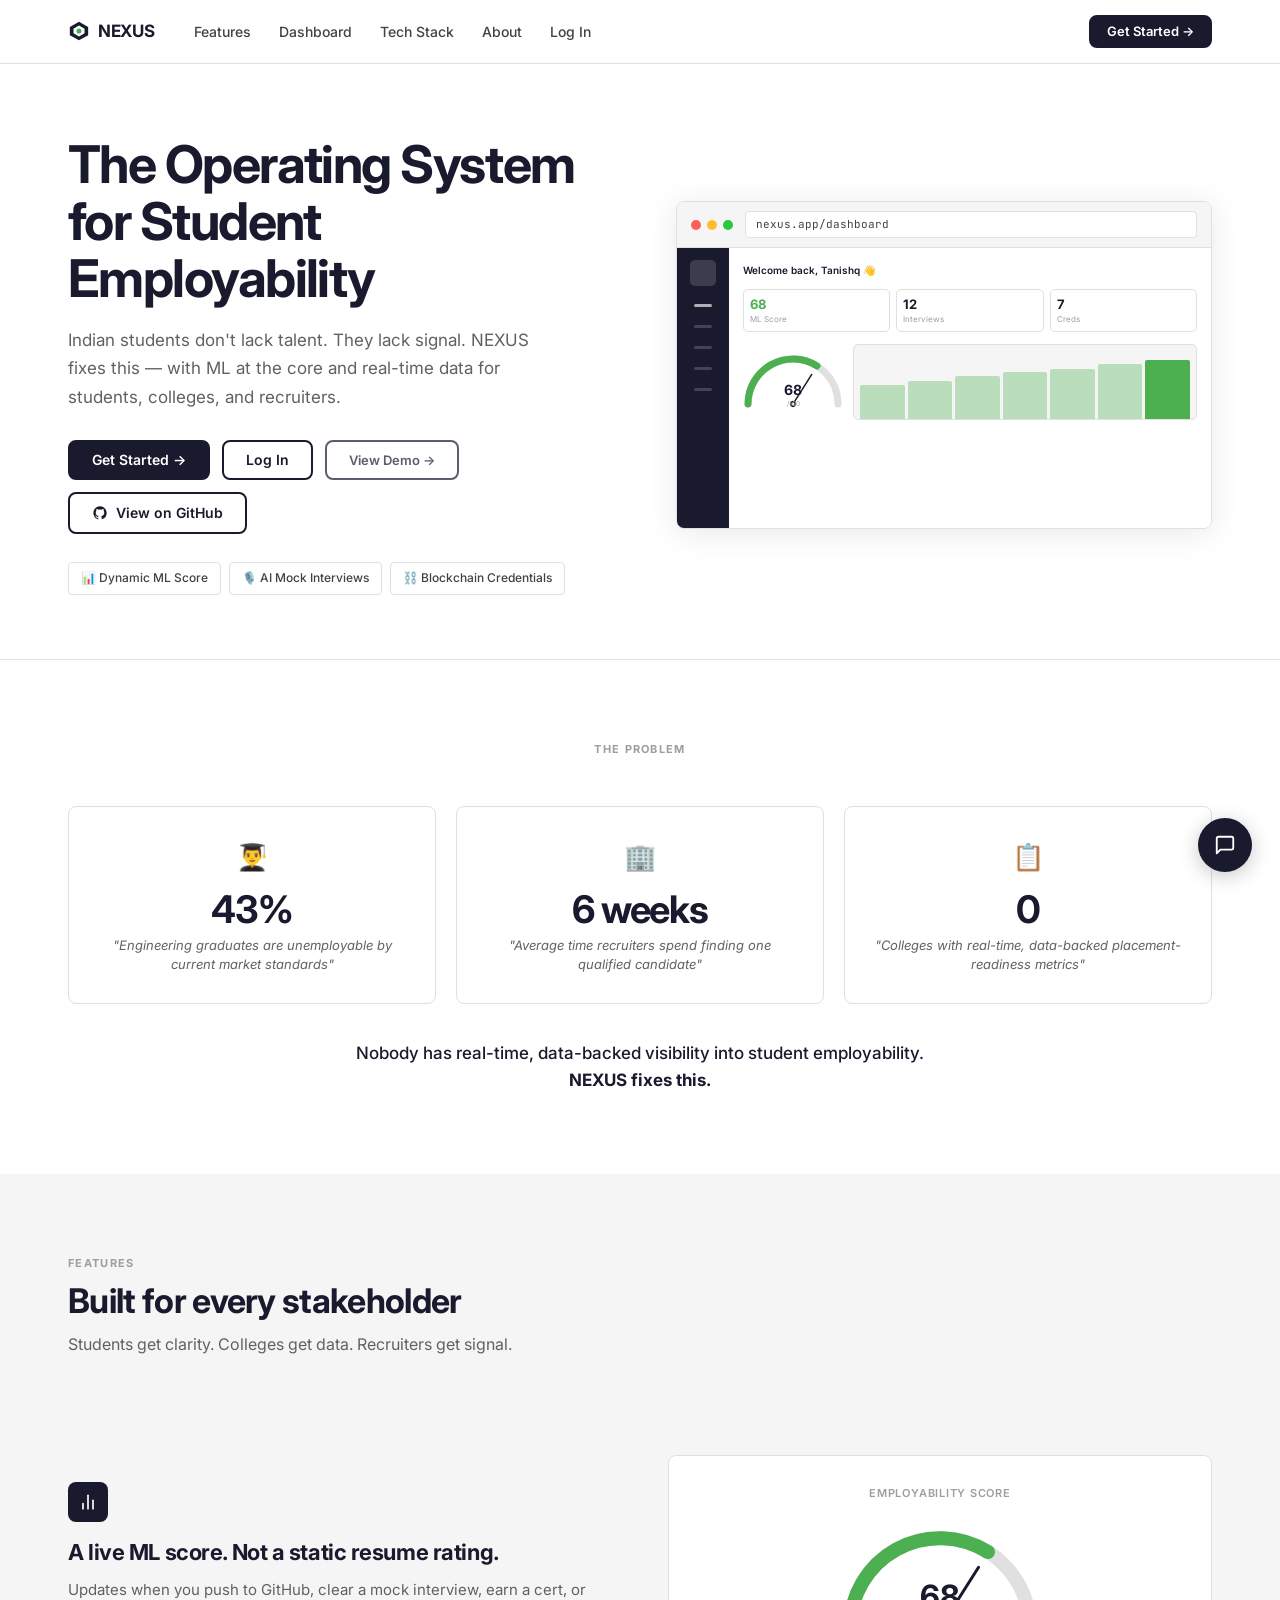
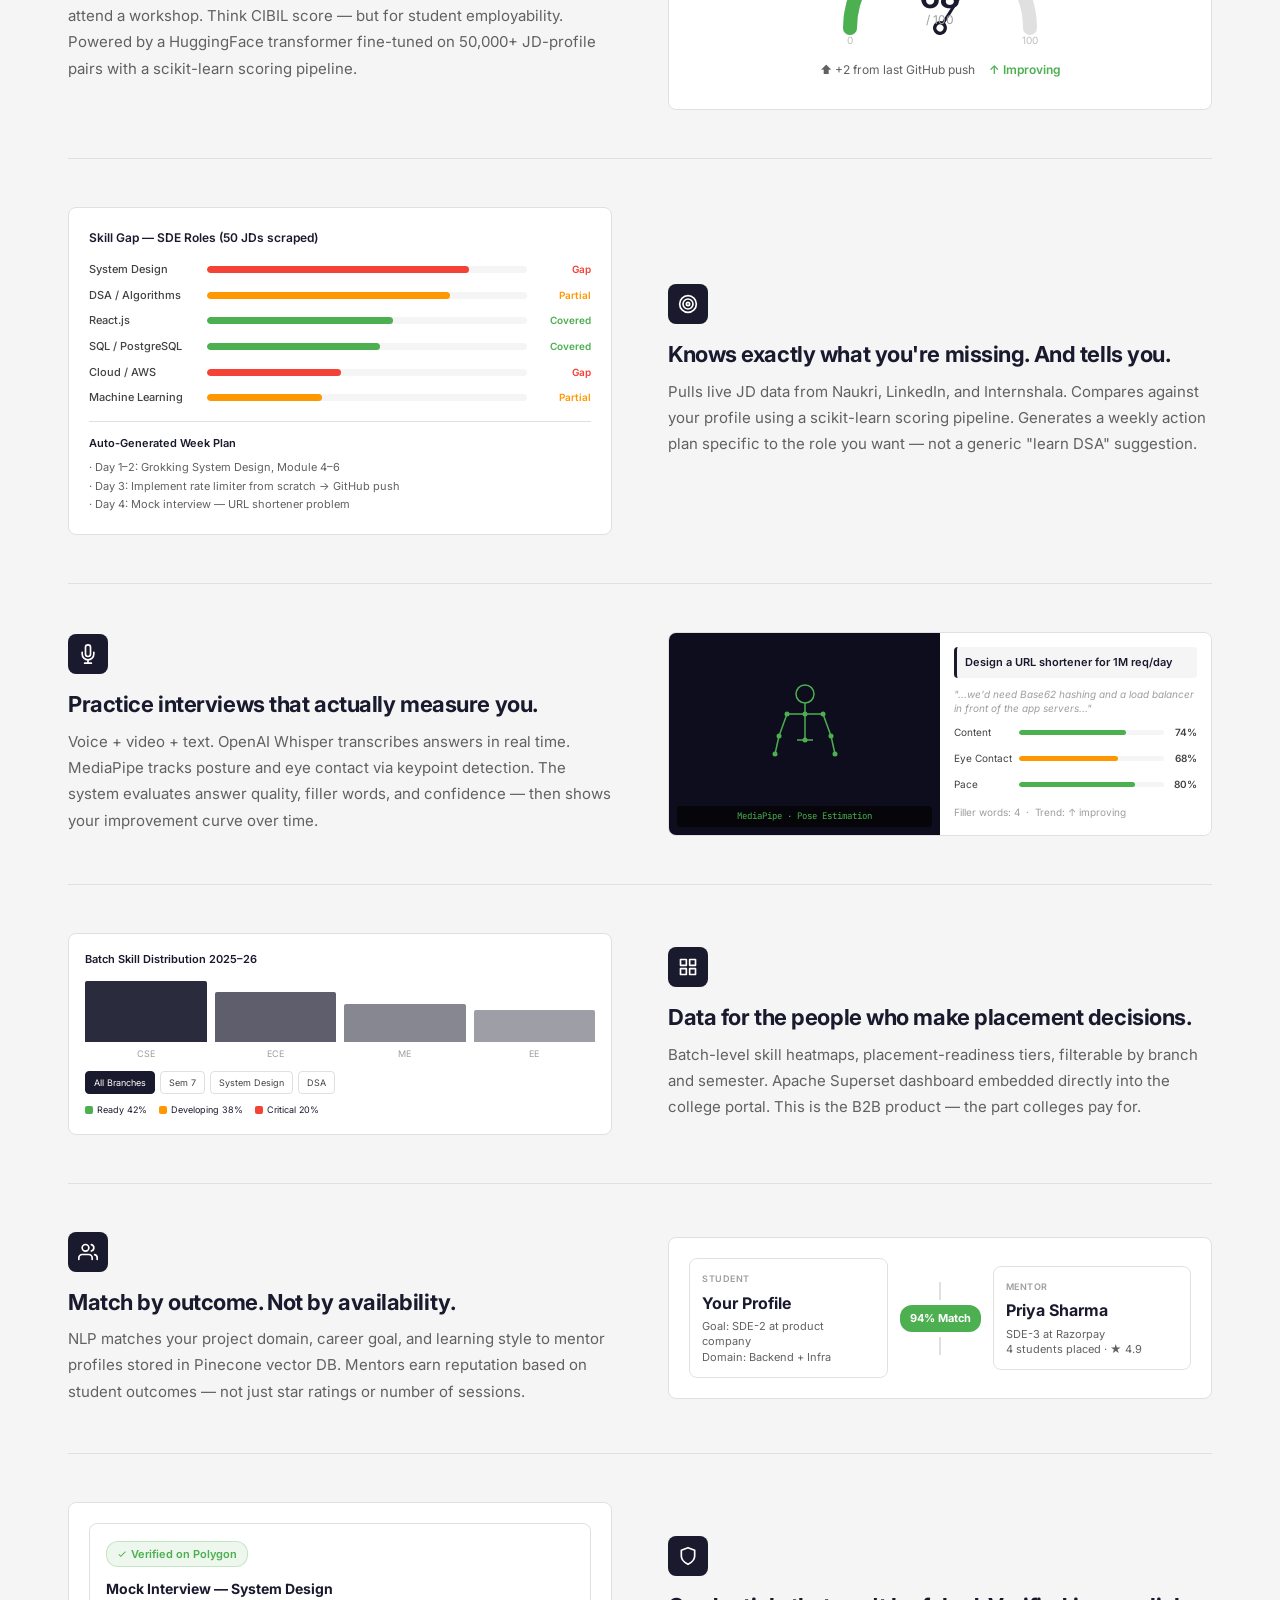
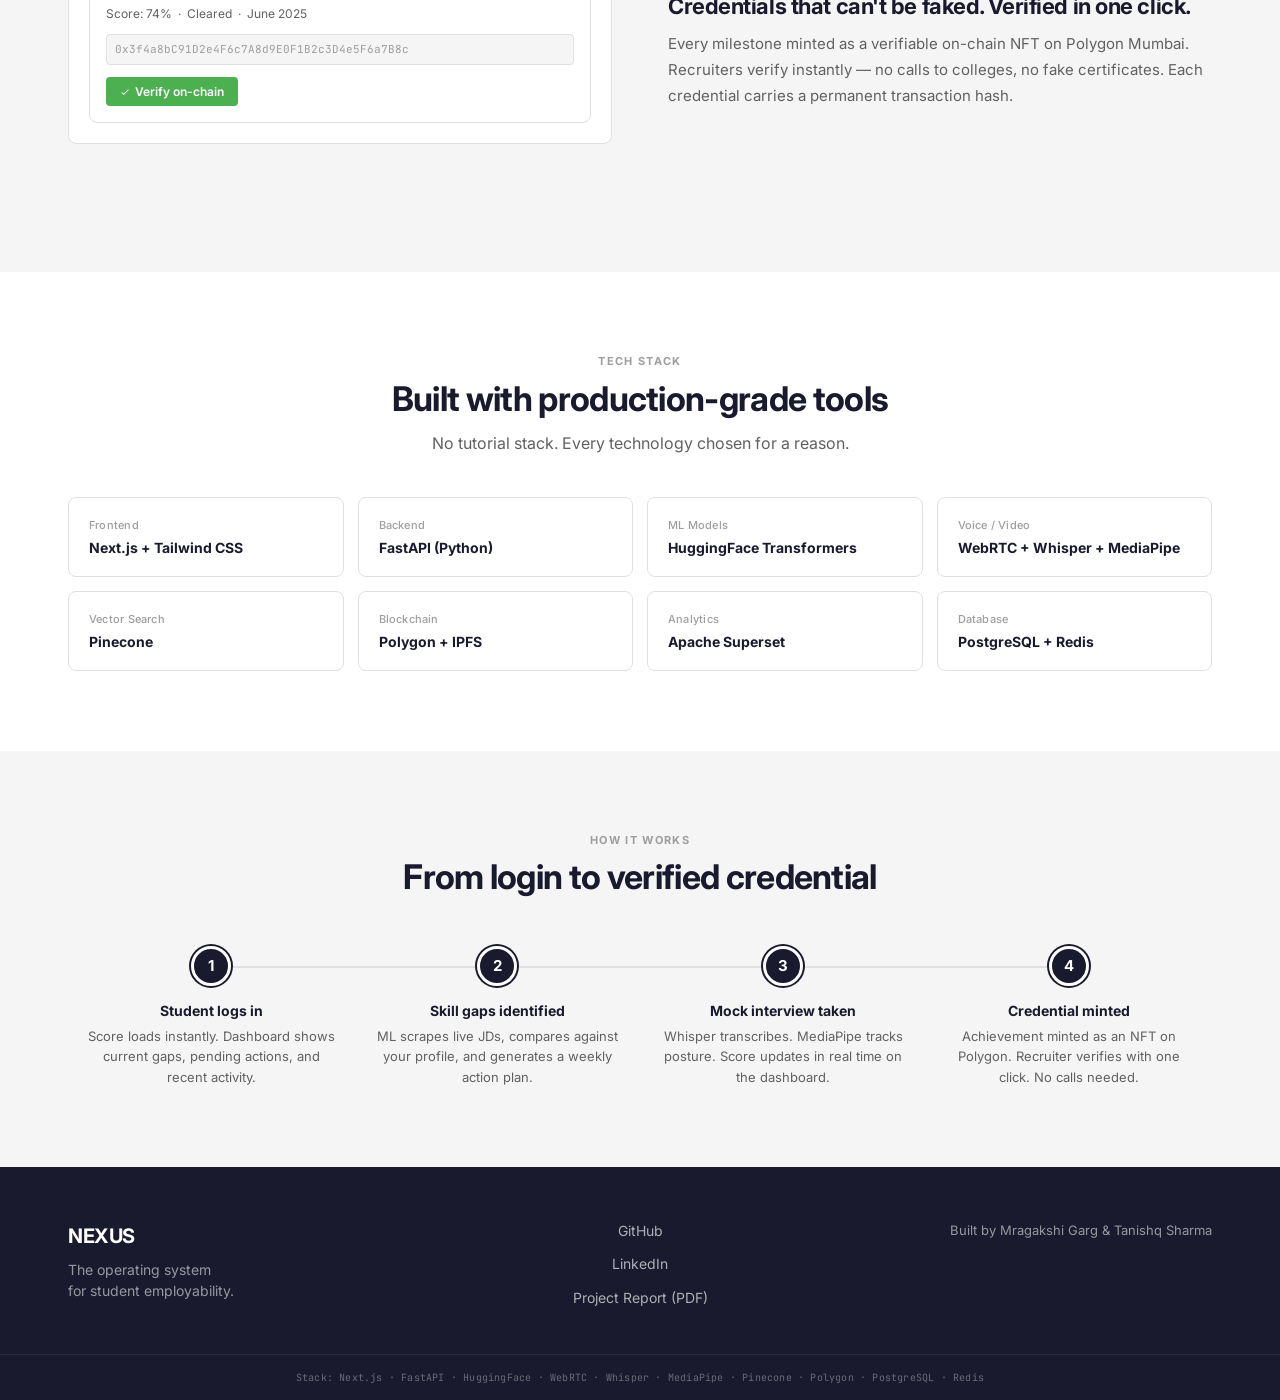
<file: index.html>
<!DOCTYPE html>
<html lang="en">
<head>
  <meta charset="UTF-8">
  <meta name="viewport" content="width=device-width, initial-scale=1.0">
  <title>NEXUS — The Operating System for Student Employability</title>
  <meta name="description" content="NEXUS is an ML-powered student employability platform — dynamic scoring, AI mock interviews, blockchain credentials, and real-time TPO analytics. Built as a Final Year B.Tech project at IIIT Kota.">
  <meta name="keywords" content="student employability, ML score, mock interview, blockchain credentials, placement, IIIT Kota">
  <link rel="preconnect" href="https://fonts.googleapis.com">
  <link rel="preconnect" href="https://fonts.gstatic.com" crossorigin>
  <link href="https://fonts.googleapis.com/css2?family=Inter:wght@400;500;600;700&family=JetBrains+Mono:wght@400;500&display=swap" rel="stylesheet">
  <link rel="stylesheet" href="style.css">
  <link rel="stylesheet" href="style2.css">
</head>
<body>

  <!-- ─── NAVBAR ─────────────────────────────────────────────── -->
  <nav class="navbar" id="navbar" role="navigation" aria-label="Main navigation">
    <div class="container nav-inner">
      <a href="index.html" class="logo" id="nav-logo" aria-label="NEXUS home">
        <svg class="logo-icon" viewBox="0 0 24 24" fill="none" aria-hidden="true">
          <polygon points="12,2 22,7.5 22,16.5 12,22 2,16.5 2,7.5" fill="#1A1A2E"/>
          <polygon points="12,6 18,9.5 18,14.5 12,18 6,14.5 6,9.5" fill="white"/>
          <circle cx="12" cy="12" r="2.8" fill="#4CAF50"/>
        </svg>
        NEXUS
      </a>
      <ul class="nav-links" role="list">
        <li><a href="#features"   id="nav-features">Features</a></li>
        <li><a href="dashboard.html" id="nav-dashboard">Dashboard</a></li>
        <li><a href="#tech-stack" id="nav-techstack">Tech Stack</a></li>
        <li><a href="#about"      id="nav-about">About</a></li>
        <li><a href="login.html"  id="nav-login">Log In</a></li>
      </ul>
      <a href="signup.html" class="btn btn-primary btn-sm" id="nav-cta">Get Started →</a>
    </div>
  </nav>

  <!-- ─── HERO ───────────────────────────────────────────────── -->
  <section class="hero" id="hero" aria-labelledby="hero-headline">
    <div class="container hero-inner">

      <div class="hero-text">


        <h1 class="hero-headline" id="hero-headline">
          The Operating System<br>for Student Employability
        </h1>

        <p class="hero-sub">
          Indian students don't lack talent. They lack signal. NEXUS fixes this — with ML at the core and real-time data for students, colleges, and recruiters.
        </p>

        <div class="hero-buttons">
          <a href="signup.html" class="btn btn-primary" id="hero-primary-cta">Get Started →</a>
          <a href="login.html"  class="btn btn-outline" id="hero-login-cta">Log In</a>
          <a href="dashboard.html" class="btn btn-outline" id="hero-demo-cta" style="font-size:13px;opacity:0.7;">View Demo →</a>
          <a href="https://github.com" target="_blank" rel="noopener noreferrer" class="btn btn-outline" id="hero-github-cta">
            <svg width="16" height="16" viewBox="0 0 24 24" fill="currentColor" aria-hidden="true">
              <path d="M12 2C6.477 2 2 6.484 2 12.017c0 4.425 2.865 8.18 6.839 9.504.5.092.682-.217.682-.483 0-.237-.008-.868-.013-1.703-2.782.605-3.369-1.343-3.369-1.343-.454-1.158-1.11-1.466-1.11-1.466-.908-.62.069-.608.069-.608 1.003.07 1.531 1.032 1.531 1.032.892 1.53 2.341 1.088 2.91.832.092-.647.35-1.088.636-1.338-2.22-.253-4.555-1.113-4.555-4.951 0-1.093.39-1.988 1.029-2.688-.103-.253-.446-1.272.098-2.65 0 0 .84-.27 2.75 1.026A9.564 9.564 0 0112 6.844c.85.004 1.705.115 2.504.337 1.909-1.296 2.747-1.027 2.747-1.027.546 1.379.202 2.398.1 2.651.64.7 1.028 1.595 1.028 2.688 0 3.848-2.339 4.695-4.566 4.943.359.309.678.92.678 1.855 0 1.338-.012 2.419-.012 2.747 0 .268.18.58.688.482A10.019 10.019 0 0022 12.017C22 6.484 17.522 2 12 2z"/>
            </svg>
            View on GitHub
          </a>
        </div>

        <div class="hero-stats" aria-label="Key features at a glance">
          <span class="stat-pill">📊 Dynamic ML Score</span>
          <span class="stat-pill">🎙️ AI Mock Interviews</span>
          <span class="stat-pill">⛓️ Blockchain Credentials</span>
        </div>
      </div>

      <!-- Browser frame mockup -->
      <div class="hero-visual" aria-hidden="true">
        <div class="browser-frame">
          <div class="browser-bar">
            <span class="dot"></span>
            <span class="dot"></span>
            <span class="dot"></span>
            <div class="address-bar">nexus.app/dashboard</div>
          </div>
          <div class="browser-content">
            <!-- Mini sidebar -->
            <div class="mini-sidebar">
              <div class="mini-logo-box"></div>
              <div class="mini-nav-dot active"></div>
              <div class="mini-nav-dot"></div>
              <div class="mini-nav-dot"></div>
              <div class="mini-nav-dot"></div>
              <div class="mini-nav-dot"></div>
            </div>
            <!-- Mini main -->
            <div class="mini-main">
              <div class="mini-welcome">Welcome back, Tanishq 👋</div>
              <div class="mini-cards">
                <div class="mini-card">
                  <div class="mini-card-num green">68</div>
                  <div class="mini-card-label">ML Score</div>
                </div>
                <div class="mini-card">
                  <div class="mini-card-num">12</div>
                  <div class="mini-card-label">Interviews</div>
                </div>
                <div class="mini-card">
                  <div class="mini-card-num">7</div>
                  <div class="mini-card-label">Creds</div>
                </div>
              </div>
              <div class="mini-gauge-row">
                <!-- Mini gauge SVG — score 68/100 -->
                <!-- cx=50, cy=60, r=45 -->
                <!-- Score 68: θ=57.6°, x=50+45×0.536=74.1, y=60-45×0.844=22 -->
                <!-- Needle: rotate(32.4°) at (50,60) -->
                <svg viewBox="0 0 100 70" width="100" height="70" aria-label="Score gauge 68/100">
                  <path d="M 5,60 A 45,45 0 0,1 95,60" fill="none" stroke="#E0E0E0" stroke-width="7" stroke-linecap="round"/>
                  <path d="M 5,60 A 45,45 0 0,1 74,22" fill="none" stroke="#4CAF50" stroke-width="7" stroke-linecap="round"/>
                  <g transform="translate(50,60) rotate(32.4)">
                    <line x1="0" y1="-2" x2="0" y2="-35" stroke="#1A1A2E" stroke-width="1.5" stroke-linecap="round"/>
                    <circle cx="0" cy="0" r="3" fill="#1A1A2E"/>
                    <circle cx="0" cy="0" r="1.5" fill="white"/>
                  </g>
                  <text x="50" y="51" text-anchor="middle" font-size="14" font-weight="700" fill="#1A1A2E" font-family="Inter,sans-serif">68</text>
                  <text x="50" y="62" text-anchor="middle" font-size="6.5" fill="#9E9E9E" font-family="Inter,sans-serif">/100</text>
                </svg>
                <!-- Mini bar chart -->
                <div class="mini-chart-placeholder">
                  <div class="chart-bar" style="height:52%"></div>
                  <div class="chart-bar" style="height:58%"></div>
                  <div class="chart-bar" style="height:66%"></div>
                  <div class="chart-bar" style="height:72%"></div>
                  <div class="chart-bar" style="height:76%"></div>
                  <div class="chart-bar" style="height:83%"></div>
                  <div class="chart-bar" style="height:89%"></div>
                </div>
              </div>
            </div>
          </div>
        </div>
      </div>

    </div>
  </section>

  <!-- ─── PROBLEM ────────────────────────────────────────────── -->
  <section class="section" id="problem" aria-labelledby="problem-label">
    <div class="container">
      <div class="section-header text-center">
        <span class="section-label" id="problem-label">The Problem</span>
      </div>

      <div class="problem-grid" id="problem-grid">
        <div class="problem-card">
          <div class="problem-icon" aria-hidden="true">👨‍🎓</div>
          <div class="problem-num" id="count-1" data-target="43" data-suffix="%">43%</div>
          <p class="problem-desc">"Engineering graduates are unemployable by current market standards"</p>
        </div>
        <div class="problem-card">
          <div class="problem-icon" aria-hidden="true">🏢</div>
          <div class="problem-num" id="count-2" data-target="6" data-suffix=" weeks">6 weeks</div>
          <p class="problem-desc">"Average time recruiters spend finding one qualified candidate"</p>
        </div>
        <div class="problem-card">
          <div class="problem-icon" aria-hidden="true">📋</div>
          <div class="problem-num" id="count-3" data-target="0" data-suffix="">0</div>
          <p class="problem-desc">"Colleges with real-time, data-backed placement-readiness metrics"</p>
        </div>
      </div>

      <p class="problem-cta">
        Nobody has real-time, data-backed visibility into student employability.<br>
        <strong>NEXUS fixes this.</strong>
      </p>
    </div>
  </section>

  <!-- ─── FEATURES ───────────────────────────────────────────── -->
  <section class="section section-alt" id="features" aria-labelledby="features-label">
    <div class="container">
      <div class="section-header">
        <span class="section-label" id="features-label">Features</span>
        <h2 class="section-title">Built for every stakeholder</h2>
        <p class="section-sub text-gray">Students get clarity. Colleges get data. Recruiters get signal.</p>
      </div>

      <!-- F1: Dynamic Employability Score -->
      <div class="feature-block" id="feature-score">
        <div class="feature-text">
          <div class="feature-icon" aria-hidden="true">
            <svg width="20" height="20" viewBox="0 0 24 24" fill="none" stroke="currentColor" stroke-width="2" stroke-linecap="round" stroke-linejoin="round">
              <line x1="18" y1="20" x2="18" y2="10"/>
              <line x1="12" y1="20" x2="12" y2="4"/>
              <line x1="6"  y1="20" x2="6"  y2="14"/>
            </svg>
          </div>
          <h3 class="feature-headline">A live ML score. Not a static resume rating.</h3>
          <p class="feature-body">Updates when you push to GitHub, clear a mock interview, earn a cert, or attend a workshop. Think CIBIL score — but for student employability. Powered by a HuggingFace transformer fine-tuned on 50,000+ JD-profile pairs with a scikit-learn scoring pipeline.</p>
        </div>
        <div class="feature-visual">
          <div class="gauge-container">
            <div style="font-size:11px;color:#9E9E9E;margin-bottom:6px;font-weight:600;text-transform:uppercase;letter-spacing:0.07em;">Employability Score</div>
            <!-- Score 68: cx=100,cy=120,r=90; x=148.2,y=44; needle=32.4° -->
            <svg viewBox="0 0 200 140" class="gauge-svg" aria-label="Score gauge showing 68 out of 100">
              <path d="M 10,120 A 90,90 0 0,1 190,120" fill="none" stroke="#E0E0E0" stroke-width="14" stroke-linecap="round"/>
              <path d="M 10,120 A 90,90 0 0,1 148,44"  fill="none" stroke="#4CAF50" stroke-width="14" stroke-linecap="round"/>
              <g transform="translate(100,120) rotate(32.4)">
                <line x1="0" y1="-4" x2="0" y2="-72" stroke="#1A1A2E" stroke-width="3" stroke-linecap="round"/>
                <circle cx="0" cy="0" r="7" fill="#1A1A2E"/>
                <circle cx="0" cy="0" r="3.5" fill="white"/>
              </g>
              <text x="10"  y="136" text-anchor="middle" font-size="10" fill="#BDBDBD" font-family="Inter,sans-serif">0</text>
              <text x="190" y="136" text-anchor="middle" font-size="10" fill="#BDBDBD" font-family="Inter,sans-serif">100</text>
              <text x="100" y="100" text-anchor="middle" font-size="32" font-weight="700" fill="#1A1A2E" font-family="Inter,sans-serif">68</text>
              <text x="100" y="116" text-anchor="middle" font-size="12" fill="#9E9E9E" font-family="Inter,sans-serif">/ 100</text>
            </svg>
            <div class="gauge-meta">
              <span class="gauge-meta-item">⬆ +2 from last GitHub push</span>
              <span class="gauge-meta-item text-green fw-600">↑ Improving</span>
            </div>
          </div>
        </div>
      </div>

      <!-- F2: Skill Gap Engine -->
      <div class="feature-block reverse" id="feature-skills">
        <div class="feature-text">
          <div class="feature-icon" aria-hidden="true">
            <svg width="20" height="20" viewBox="0 0 24 24" fill="none" stroke="currentColor" stroke-width="2" stroke-linecap="round" stroke-linejoin="round">
              <circle cx="12" cy="12" r="10"/>
              <circle cx="12" cy="12" r="6"/>
              <circle cx="12" cy="12" r="2"/>
            </svg>
          </div>
          <h3 class="feature-headline">Knows exactly what you're missing. And tells you.</h3>
          <p class="feature-body">Pulls live JD data from Naukri, LinkedIn, and Internshala. Compares against your profile using a scikit-learn scoring pipeline. Generates a weekly action plan specific to the role you want — not a generic "learn DSA" suggestion.</p>
        </div>
        <div class="feature-visual">
          <div class="heatmap-mini">
            <div class="heatmap-mini-title">Skill Gap — SDE Roles (50 JDs scraped)</div>
            <div class="heatmap-mini-grid">
              <div class="heatmap-mini-row">
                <div class="heatmap-skill-label">System Design</div>
                <div class="hm-bar-wrap"><div class="hm-bar red"   style="width:82%"></div></div>
                <div class="hm-status red">Gap</div>
              </div>
              <div class="heatmap-mini-row">
                <div class="heatmap-skill-label">DSA / Algorithms</div>
                <div class="hm-bar-wrap"><div class="hm-bar amber" style="width:76%"></div></div>
                <div class="hm-status amber">Partial</div>
              </div>
              <div class="heatmap-mini-row">
                <div class="heatmap-skill-label">React.js</div>
                <div class="hm-bar-wrap"><div class="hm-bar green" style="width:58%"></div></div>
                <div class="hm-status green">Covered</div>
              </div>
              <div class="heatmap-mini-row">
                <div class="heatmap-skill-label">SQL / PostgreSQL</div>
                <div class="hm-bar-wrap"><div class="hm-bar green" style="width:54%"></div></div>
                <div class="hm-status green">Covered</div>
              </div>
              <div class="heatmap-mini-row">
                <div class="heatmap-skill-label">Cloud / AWS</div>
                <div class="hm-bar-wrap"><div class="hm-bar red"   style="width:42%"></div></div>
                <div class="hm-status red">Gap</div>
              </div>
              <div class="heatmap-mini-row">
                <div class="heatmap-skill-label">Machine Learning</div>
                <div class="hm-bar-wrap"><div class="hm-bar amber" style="width:36%"></div></div>
                <div class="hm-status amber">Partial</div>
              </div>
            </div>
            <div class="hm-plan">
              <div class="hm-plan-title">Auto-Generated Week Plan</div>
              <div class="hm-plan-text">
                · Day 1–2: Grokking System Design, Module 4–6<br>
                · Day 3: Implement rate limiter from scratch → GitHub push<br>
                · Day 4: Mock interview — URL shortener problem
              </div>
            </div>
          </div>
        </div>
      </div>

      <!-- F3: Mock Interview -->
      <div class="feature-block" id="feature-interview">
        <div class="feature-text">
          <div class="feature-icon" aria-hidden="true">
            <svg width="20" height="20" viewBox="0 0 24 24" fill="none" stroke="currentColor" stroke-width="2" stroke-linecap="round" stroke-linejoin="round">
              <path d="M12 1a3 3 0 0 0-3 3v8a3 3 0 0 0 6 0V4a3 3 0 0 0-3-3z"/>
              <path d="M19 10v2a7 7 0 0 1-14 0v-2"/>
              <line x1="12" y1="19" x2="12" y2="23"/>
              <line x1="8"  y1="23" x2="16" y2="23"/>
            </svg>
          </div>
          <h3 class="feature-headline">Practice interviews that actually measure you.</h3>
          <p class="feature-body">Voice + video + text. OpenAI Whisper transcribes answers in real time. MediaPipe tracks posture and eye contact via keypoint detection. The system evaluates answer quality, filler words, and confidence — then shows your improvement curve over time.</p>
        </div>
        <div class="feature-visual">
          <div class="interview-visual-wrap">
            <div class="interview-cam" aria-label="Webcam with MediaPipe skeleton overlay">
              <!-- MediaPipe pose skeleton -->
              <svg width="72" height="108" viewBox="0 0 72 108" aria-hidden="true">
                <circle cx="36" cy="14" r="9" fill="none" stroke="#4CAF50" stroke-width="1.5"/>
                <line x1="36" y1="23" x2="36" y2="60" stroke="#4CAF50" stroke-width="1.5"/>
                <line x1="18" y1="34" x2="54" y2="34" stroke="#4CAF50" stroke-width="1.5"/>
                <line x1="18" y1="34" x2="10" y2="56" stroke="#4CAF50" stroke-width="1.5"/>
                <line x1="10" y1="56" x2="6"  y2="74" stroke="#4CAF50" stroke-width="1.5"/>
                <line x1="54" y1="34" x2="62" y2="56" stroke="#4CAF50" stroke-width="1.5"/>
                <line x1="62" y1="56" x2="66" y2="74" stroke="#4CAF50" stroke-width="1.5"/>
                <line x1="28" y1="60" x2="44" y2="60" stroke="#4CAF50" stroke-width="1.5"/>
                <circle cx="36" cy="34" r="2.5" fill="#4CAF50"/>
                <circle cx="18" cy="34" r="2.5" fill="#4CAF50"/>
                <circle cx="54" cy="34" r="2.5" fill="#4CAF50"/>
                <circle cx="10" cy="56" r="2.5" fill="#4CAF50"/>
                <circle cx="62" cy="56" r="2.5" fill="#4CAF50"/>
                <circle cx="6"  cy="74" r="2.5" fill="#4CAF50"/>
                <circle cx="66" cy="74" r="2.5" fill="#4CAF50"/>
                <circle cx="36" cy="60" r="2.5" fill="#4CAF50"/>
              </svg>
              <div class="cam-label">MediaPipe · Pose Estimation</div>
            </div>
            <div class="interview-panel">
              <div class="interview-q">Design a URL shortener for 1M req/day</div>
              <div class="interview-caption">"...we'd need Base62 hashing and a load balancer in front of the app servers..."</div>
              <div class="score-bar-row">
                <div class="score-bar-label">Content</div>
                <div class="score-bar-track"><div class="score-bar-fill green" style="width:74%"></div></div>
                <div class="score-bar-pct">74%</div>
              </div>
              <div class="score-bar-row">
                <div class="score-bar-label">Eye Contact</div>
                <div class="score-bar-track"><div class="score-bar-fill amber" style="width:68%"></div></div>
                <div class="score-bar-pct">68%</div>
              </div>
              <div class="score-bar-row">
                <div class="score-bar-label">Pace</div>
                <div class="score-bar-track"><div class="score-bar-fill green" style="width:80%"></div></div>
                <div class="score-bar-pct">80%</div>
              </div>
              <div style="font-size:10px;color:#9E9E9E;margin-top:2px;">Filler words: 4 &nbsp;·&nbsp; Trend: ↑ improving</div>
            </div>
          </div>
        </div>
      </div>

      <!-- F4: TPO Dashboard -->
      <div class="feature-block reverse" id="feature-tpo">
        <div class="feature-text">
          <div class="feature-icon" aria-hidden="true">
            <svg width="20" height="20" viewBox="0 0 24 24" fill="none" stroke="currentColor" stroke-width="2" stroke-linecap="round" stroke-linejoin="round">
              <rect x="3" y="3" width="7" height="7"/><rect x="14" y="3"  width="7" height="7"/>
              <rect x="3" y="14" width="7" height="7"/><rect x="14" y="14" width="7" height="7"/>
            </svg>
          </div>
          <h3 class="feature-headline">Data for the people who make placement decisions.</h3>
          <p class="feature-body">Batch-level skill heatmaps, placement-readiness tiers, filterable by branch and semester. Apache Superset dashboard embedded directly into the college portal. This is the B2B product — the part colleges pay for.</p>
        </div>
        <div class="feature-visual">
          <div class="tpo-visual-wrap">
            <div class="tpo-visual-title">Batch Skill Distribution 2025–26</div>
            <div class="tpo-bars" aria-label="Bar chart showing skill distribution by branch">
              <div class="tpo-bar-col">
                <div class="tpo-bar" style="height:68px;background:#1A1A2E;opacity:.92;"></div>
                <div class="tpo-bar-lbl">CSE</div>
              </div>
              <div class="tpo-bar-col">
                <div class="tpo-bar" style="height:50px;background:#1A1A2E;opacity:.7;"></div>
                <div class="tpo-bar-lbl">ECE</div>
              </div>
              <div class="tpo-bar-col">
                <div class="tpo-bar" style="height:38px;background:#1A1A2E;opacity:.52;"></div>
                <div class="tpo-bar-lbl">ME</div>
              </div>
              <div class="tpo-bar-col">
                <div class="tpo-bar" style="height:32px;background:#1A1A2E;opacity:.42;"></div>
                <div class="tpo-bar-lbl">EE</div>
              </div>
            </div>
            <div class="tpo-filter-row">
              <div class="tpo-tag active">All Branches</div>
              <div class="tpo-tag">Sem 7</div>
              <div class="tpo-tag">System Design</div>
              <div class="tpo-tag">DSA</div>
            </div>
            <div class="tpo-legend">
              <div class="tpo-legend-item">
                <div class="tpo-legend-dot" style="background:#4CAF50"></div>Ready 42%
              </div>
              <div class="tpo-legend-item">
                <div class="tpo-legend-dot" style="background:#FF9800"></div>Developing 38%
              </div>
              <div class="tpo-legend-item">
                <div class="tpo-legend-dot" style="background:#F44336"></div>Critical 20%
              </div>
            </div>
          </div>
        </div>
      </div>

      <!-- F5: Mentor Matching -->
      <div class="feature-block" id="feature-mentor">
        <div class="feature-text">
          <div class="feature-icon" aria-hidden="true">
            <svg width="20" height="20" viewBox="0 0 24 24" fill="none" stroke="currentColor" stroke-width="2" stroke-linecap="round" stroke-linejoin="round">
              <path d="M17 21v-2a4 4 0 0 0-4-4H5a4 4 0 0 0-4 4v2"/>
              <circle cx="9" cy="7" r="4"/>
              <path d="M23 21v-2a4 4 0 0 0-3-3.87"/>
              <path d="M16 3.13a4 4 0 0 1 0 7.75"/>
            </svg>
          </div>
          <h3 class="feature-headline">Match by outcome. Not by availability.</h3>
          <p class="feature-body">NLP matches your project domain, career goal, and learning style to mentor profiles stored in Pinecone vector DB. Mentors earn reputation based on student outcomes — not just star ratings or number of sessions.</p>
        </div>
        <div class="feature-visual">
          <div class="mentor-visual-wrap">
            <div class="mentor-profile-card">
              <div class="mentor-role">Student</div>
              <div class="mentor-name">Your Profile</div>
              <div class="mentor-detail">Goal: SDE-2 at product company<br>Domain: Backend + Infra</div>
            </div>
            <div class="mentor-connector">
              <div class="connector-line"></div>
              <div class="match-badge">94% Match</div>
              <div class="connector-line"></div>
            </div>
            <div class="mentor-profile-card">
              <div class="mentor-role">Mentor</div>
              <div class="mentor-name">Priya Sharma</div>
              <div class="mentor-detail">SDE-3 at Razorpay<br>4 students placed · ★ 4.9</div>
            </div>
          </div>
        </div>
      </div>

      <!-- F6: Blockchain Credentials -->
      <div class="feature-block reverse" id="feature-credentials">
        <div class="feature-text">
          <div class="feature-icon" aria-hidden="true">
            <svg width="20" height="20" viewBox="0 0 24 24" fill="none" stroke="currentColor" stroke-width="2" stroke-linecap="round" stroke-linejoin="round">
              <path d="M12 22s8-4 8-10V5l-8-3-8 3v7c0 6 8 10 8 10z"/>
            </svg>
          </div>
          <h3 class="feature-headline">Credentials that can't be faked. Verified in one click.</h3>
          <p class="feature-body">Every milestone minted as a verifiable on-chain NFT on Polygon Mumbai. Recruiters verify instantly — no calls to colleges, no fake certificates. Each credential carries a permanent transaction hash.</p>
        </div>
        <div class="feature-visual">
          <div class="cred-visual-wrap">
            <div class="cred-card-inner">
              <div class="verified-badge">
                <svg width="10" height="10" viewBox="0 0 24 24" fill="currentColor" aria-hidden="true"><path d="M9 16.17L4.83 12l-1.42 1.41L9 19 21 7l-1.41-1.41z"/></svg>
                Verified on Polygon
              </div>
              <div class="cred-inner-title">Mock Interview — System Design</div>
              <div class="cred-inner-meta">Score: 74% &nbsp;·&nbsp; Cleared &nbsp;·&nbsp; June 2025</div>
              <div class="cred-hash-small">0x3f4a8bC91D2e4F6c7A8d9E0F1B2c3D4e5F6a7B8c</div>
              <button class="cred-verify-btn" id="verify-btn-landing" aria-label="Verify credential on Polygon blockchain">
                <svg width="10" height="10" viewBox="0 0 24 24" fill="currentColor" aria-hidden="true"><path d="M9 16.17L4.83 12l-1.42 1.41L9 19 21 7l-1.41-1.41z"/></svg>
                Verify on-chain
              </button>
            </div>
          </div>
        </div>
      </div>

    </div>
  </section>

  <!-- ─── TECH STACK ──────────────────────────────────────────── -->
  <section class="section" id="tech-stack" aria-labelledby="tech-label">
    <div class="container">
      <div class="section-header text-center" style="margin-bottom:40px;">
        <span class="section-label" id="tech-label">Tech Stack</span>
        <h2 class="section-title">Built with production-grade tools</h2>
        <p class="section-sub text-gray" style="margin: 0 auto;">No tutorial stack. Every technology chosen for a reason.</p>
      </div>

      <div class="tech-grid">
        <div class="tech-card" id="tech-frontend">
          <div class="tech-layer">Frontend</div>
          <div class="tech-name">Next.js + Tailwind CSS</div>
        </div>
        <div class="tech-card" id="tech-backend">
          <div class="tech-layer">Backend</div>
          <div class="tech-name">FastAPI (Python)</div>
        </div>
        <div class="tech-card" id="tech-ml">
          <div class="tech-layer">ML Models</div>
          <div class="tech-name">HuggingFace Transformers</div>
        </div>
        <div class="tech-card" id="tech-voice">
          <div class="tech-layer">Voice / Video</div>
          <div class="tech-name">WebRTC + Whisper + MediaPipe</div>
        </div>
        <div class="tech-card" id="tech-vector">
          <div class="tech-layer">Vector Search</div>
          <div class="tech-name">Pinecone</div>
        </div>
        <div class="tech-card" id="tech-blockchain">
          <div class="tech-layer">Blockchain</div>
          <div class="tech-name">Polygon + IPFS</div>
        </div>
        <div class="tech-card" id="tech-analytics">
          <div class="tech-layer">Analytics</div>
          <div class="tech-name">Apache Superset</div>
        </div>
        <div class="tech-card" id="tech-database">
          <div class="tech-layer">Database</div>
          <div class="tech-name">PostgreSQL + Redis</div>
        </div>
      </div>
    </div>
  </section>

  <!-- ─── DEMO FLOW ───────────────────────────────────────────── -->
  <section class="section section-alt" id="demo-flow" aria-labelledby="flow-label">
    <div class="container">
      <div class="section-header text-center" style="margin-bottom:0;">
        <span class="section-label" id="flow-label">How it works</span>
        <h2 class="section-title">From login to verified credential</h2>
      </div>

      <div class="flow-container">
        <div class="flow-track" aria-hidden="true"></div>
        <div class="flow-grid">
          <div class="flow-step" id="step-1">
            <div class="step-num" aria-label="Step 1">1</div>
            <div class="step-title">Student logs in</div>
            <p class="step-desc">Score loads instantly. Dashboard shows current gaps, pending actions, and recent activity.</p>
          </div>
          <div class="flow-step" id="step-2">
            <div class="step-num" aria-label="Step 2">2</div>
            <div class="step-title">Skill gaps identified</div>
            <p class="step-desc">ML scrapes live JDs, compares against your profile, and generates a weekly action plan.</p>
          </div>
          <div class="flow-step" id="step-3">
            <div class="step-num" aria-label="Step 3">3</div>
            <div class="step-title">Mock interview taken</div>
            <p class="step-desc">Whisper transcribes. MediaPipe tracks posture. Score updates in real time on the dashboard.</p>
          </div>
          <div class="flow-step" id="step-4">
            <div class="step-num" aria-label="Step 4">4</div>
            <div class="step-title">Credential minted</div>
            <p class="step-desc">Achievement minted as an NFT on Polygon. Recruiter verifies with one click. No calls needed.</p>
          </div>
        </div>
      </div>
    </div>
  </section>

  <!-- ─── FOOTER ──────────────────────────────────────────────── -->
  <footer class="footer" id="about" role="contentinfo">
    <div class="container">
      <div class="footer-inner">
        <div class="footer-brand">
          <div class="footer-logo-text">NEXUS</div>
          <div class="footer-tagline">The operating system<br>for student employability.</div>
        </div>
        <nav class="footer-links" aria-label="Footer links">
          <a href="https://github.com" target="_blank" rel="noopener" id="footer-github">GitHub</a>
          <a href="https://linkedin.com" target="_blank" rel="noopener" id="footer-linkedin">LinkedIn</a>
          <a href="#" id="footer-report">Project Report (PDF)</a>
        </nav>
        <div class="footer-right">
          <div class="footer-right-text">
            Built by Mragakshi Garg & Tanishq Sharma
          </div>
        </div>
      </div>
    </div>
    <div class="footer-strip">
      <div class="container">
        Stack: Next.js · FastAPI · HuggingFace · WebRTC · Whisper · MediaPipe · Pinecone · Polygon · PostgreSQL · Redis
      </div>
    </div>
  </footer>

  <script src="main.js"></script>
  <script src="chat.js"></script>
</body>
</html>
</file>
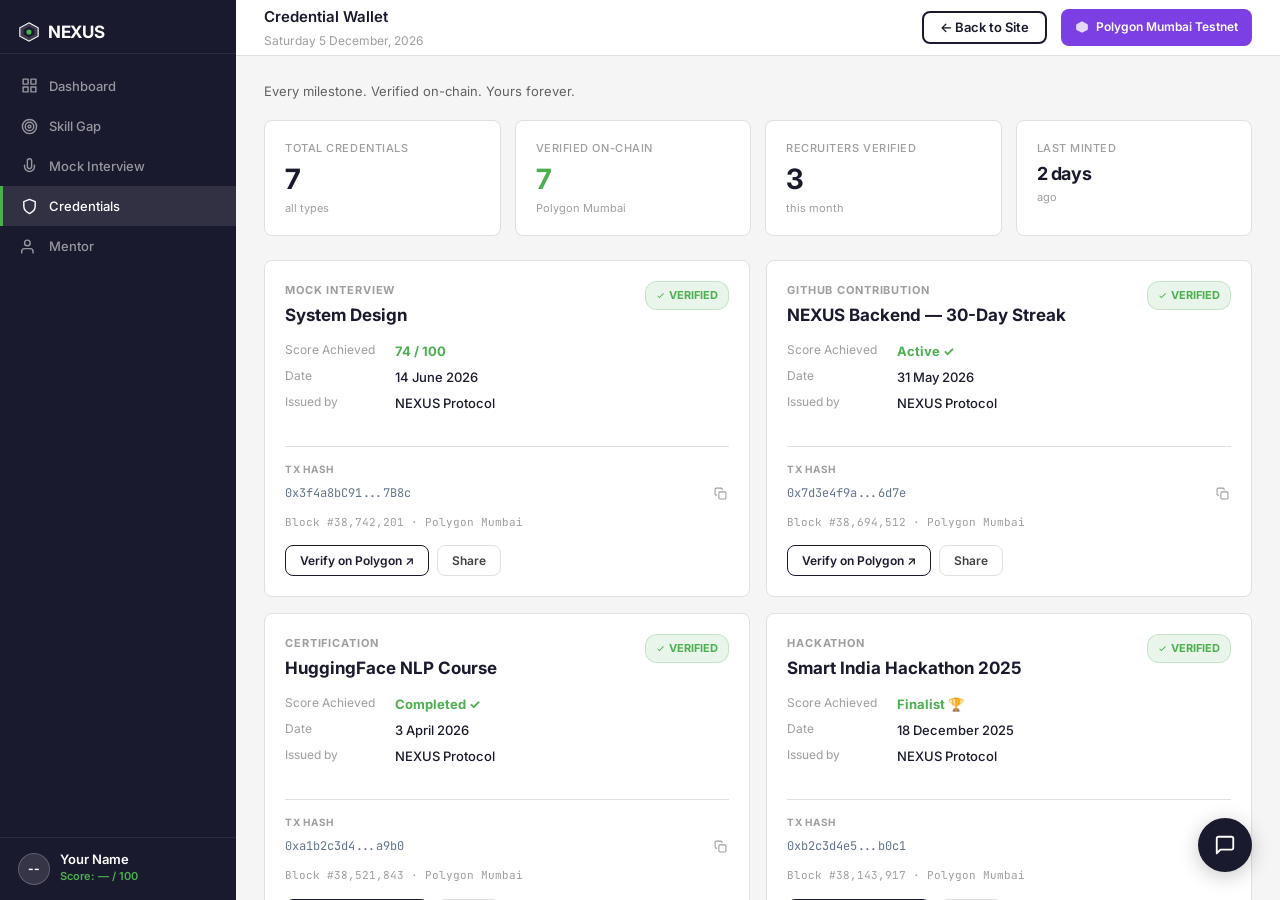
<file: credentials.html>
<!DOCTYPE html>
<html lang="en">
<head>
  <meta charset="UTF-8">
  <meta name="viewport" content="width=device-width, initial-scale=1.0">
  <title>Credential Wallet — NEXUS</title>
  <meta name="description" content="NEXUS Credential Wallet — every milestone verified on-chain on Polygon Mumbai. Tamper-proof and shareable.">
  <link rel="preconnect" href="https://fonts.googleapis.com">
  <link rel="preconnect" href="https://fonts.gstatic.com" crossorigin>
  <link href="https://fonts.googleapis.com/css2?family=Inter:wght@400;500;600;700&family=JetBrains+Mono:wght@400;500&display=swap" rel="stylesheet">
  <link rel="stylesheet" href="style.css">
  <link rel="stylesheet" href="style2.css">
</head>
<body>

<div class="dash-layout">

  <!-- ─── SIDEBAR ─────────────────────────────────────────────── -->
  <aside class="dash-sidebar" role="navigation" aria-label="Dashboard navigation">
    <div class="dash-sidebar-logo">
      <a href="index.html" class="logo" id="dash-logo">
        <svg class="logo-icon" viewBox="0 0 24 24" fill="none">
          <polygon points="12,2 22,7.5 22,16.5 12,22 2,16.5 2,7.5" fill="white" opacity="0.15"/>
          <polygon points="12,2 22,7.5 22,16.5 12,22 2,16.5 2,7.5" fill="none" stroke="white" stroke-width="1.2"/>
          <polygon points="12,6 18,9.5 18,14.5 12,18 6,14.5 6,9.5" fill="#1A1A2E"/>
          <circle cx="12" cy="12" r="2.8" fill="#4CAF50"/>
        </svg>
        <span>NEXUS</span>
      </a>
    </div>
    <nav class="dash-nav">
      <a href="dashboard.html" class="dash-nav-item" style="text-decoration:none;">
        <svg width="17" height="17" viewBox="0 0 24 24" fill="none" stroke="currentColor" stroke-width="2" stroke-linecap="round" stroke-linejoin="round"><rect x="3" y="3" width="7" height="7"/><rect x="14" y="3" width="7" height="7"/><rect x="3" y="14" width="7" height="7"/><rect x="14" y="14" width="7" height="7"/></svg>
        <span>Dashboard</span>
      </a>
      <a href="#" class="dash-nav-item" style="text-decoration:none;">
        <svg width="17" height="17" viewBox="0 0 24 24" fill="none" stroke="currentColor" stroke-width="2" stroke-linecap="round" stroke-linejoin="round"><circle cx="12" cy="12" r="10"/><circle cx="12" cy="12" r="6"/><circle cx="12" cy="12" r="2"/></svg>
        <span>Skill Gap</span>
      </a>
      <a href="#" class="dash-nav-item" style="text-decoration:none;">
        <svg width="17" height="17" viewBox="0 0 24 24" fill="none" stroke="currentColor" stroke-width="2" stroke-linecap="round" stroke-linejoin="round"><path d="M12 1a3 3 0 0 0-3 3v8a3 3 0 0 0 6 0V4a3 3 0 0 0-3-3z"/><path d="M19 10v2a7 7 0 0 1-14 0v-2"/></svg>
        <span>Mock Interview</span>
      </a>
      <a href="credentials.html" class="dash-nav-item active" style="text-decoration:none;">
        <svg width="17" height="17" viewBox="0 0 24 24" fill="none" stroke="currentColor" stroke-width="2" stroke-linecap="round" stroke-linejoin="round"><path d="M12 22s8-4 8-10V5l-8-3-8 3v7c0 6 8 10 8 10z"/></svg>
        <span>Credentials</span>
      </a>
      <a href="mentors.html" class="dash-nav-item" style="text-decoration:none;">
        <svg width="17" height="17" viewBox="0 0 24 24" fill="none" stroke="currentColor" stroke-width="2" stroke-linecap="round" stroke-linejoin="round"><path d="M17 21v-2a4 4 0 0 0-4-4H5a4 4 0 0 0-4 4v2"/><circle cx="9" cy="7" r="4"/></svg>
        <span>Mentor</span>
      </a>
    </nav>
    <div class="dash-sidebar-bottom">
      <div class="dash-student-info">
        <div class="dash-avatar">--</div>
        <div>
          <div class="dash-student-name">Your Name</div>
          <div class="dash-student-score">Score: — / 100</div>
        </div>
      </div>
    </div>
  </aside>

  <!-- ─── MAIN ─────────────────────────────────────────────────── -->
  <main class="dash-main" role="main">

    <div class="dash-topbar">
      <div>
        <div class="dash-welcome">Credential Wallet</div>
        <div class="dash-date" id="cred-date"></div>
      </div>
      <div class="dash-topbar-right">
        <a href="index.html" class="btn btn-outline btn-sm">← Back to Site</a>
        <div class="polygon-badge">
          <!-- Polygon hexagon -->
          <svg width="14" height="14" viewBox="0 0 24 24" fill="none" aria-hidden="true">
            <polygon points="12,2 22,7.5 22,16.5 12,22 2,16.5 2,7.5" fill="white" opacity="0.8"/>
          </svg>
          Polygon Mumbai Testnet
        </div>
      </div>
    </div>

    <div class="cred-wallet-content">

      <!-- Sub heading -->
      <p class="cred-wallet-page-sub" style="margin-bottom:18px;">Every milestone. Verified on-chain. Yours forever.</p>

      <!-- Summary strip -->
      <div class="cred-summary-strip" id="cred-summary-strip">
        <div class="metric-card">
          <div class="metric-label">Total Credentials</div>
          <div class="metric-value">7</div>
          <div class="metric-sub">all types</div>
        </div>
        <div class="metric-card">
          <div class="metric-label">Verified On-Chain</div>
          <div class="metric-value green">7</div>
          <div class="metric-sub">Polygon Mumbai</div>
        </div>
        <div class="metric-card">
          <div class="metric-label">Recruiters Verified</div>
          <div class="metric-value">3</div>
          <div class="metric-sub">this month</div>
        </div>
        <div class="metric-card">
          <div class="metric-label">Last Minted</div>
          <div class="metric-value" style="font-size:18px;">2 days</div>
          <div class="metric-sub">ago</div>
        </div>
      </div>

      <!-- Credential grid -->
      <div class="cred-wallet-grid" id="cred-wallet-grid">

        <!-- 1 -->
        <div class="cred-wallet-card">
          <div class="cred-wallet-card-top">
            <div>
              <div class="cred-type-tag">Mock Interview</div>
              <div class="cred-wallet-title-main">System Design</div>
            </div>
            <div class="cred-verified-pill">
              <svg width="9" height="9" viewBox="0 0 24 24" fill="currentColor"><path d="M9 16.17L4.83 12l-1.42 1.41L9 19 21 7l-1.41-1.41z"/></svg>
              VERIFIED
            </div>
          </div>
          <div class="cred-meta-block">
            <div class="cred-meta-row"><span class="cred-meta-label">Score Achieved</span><span class="cred-meta-value score-val">74 / 100</span></div>
            <div class="cred-meta-row"><span class="cred-meta-label">Date</span><span class="cred-meta-value">14 June 2026</span></div>
            <div class="cred-meta-row"><span class="cred-meta-label">Issued by</span><span class="cred-meta-value">NEXUS Protocol</span></div>
          </div>
          <hr class="cred-divider-line">
          <div class="cred-hash-section">
            <div class="cred-hash-label">Tx Hash</div>
            <div class="cred-hash-row">
              <span class="cred-hash-val" title="0x3f4a8bC91D2e4F6c7A8d9E0F1B2c3D4e5F6a7B8c">0x3f4a8bC91...7B8c</span>
              <button class="copy-btn" data-hash="0x3f4a8bC91D2e4F6c7A8d9E0F1B2c3D4e5F6a7B8c" aria-label="Copy transaction hash">
                <svg width="13" height="13" viewBox="0 0 24 24" fill="none" stroke="currentColor" stroke-width="2" stroke-linecap="round" stroke-linejoin="round"><rect x="9" y="9" width="13" height="13" rx="2" ry="2"/><path d="M5 15H4a2 2 0 0 1-2-2V4a2 2 0 0 1 2-2h9a2 2 0 0 1 2 2v1"/></svg>
              </button>
            </div>
          </div>
          <div class="cred-block-info">Block #38,742,201 · Polygon Mumbai</div>
          <div class="cred-wallet-btns">
            <button class="btn-verify-chain" onclick="void(0)">Verify on Polygon ↗</button>
            <button class="btn-share-cred" onclick="void(0)">Share</button>
          </div>
        </div>

        <!-- 2 -->
        <div class="cred-wallet-card">
          <div class="cred-wallet-card-top">
            <div>
              <div class="cred-type-tag">GitHub Contribution</div>
              <div class="cred-wallet-title-main">NEXUS Backend — 30-Day Streak</div>
            </div>
            <div class="cred-verified-pill"><svg width="9" height="9" viewBox="0 0 24 24" fill="currentColor"><path d="M9 16.17L4.83 12l-1.42 1.41L9 19 21 7l-1.41-1.41z"/></svg>VERIFIED</div>
          </div>
          <div class="cred-meta-block">
            <div class="cred-meta-row"><span class="cred-meta-label">Score Achieved</span><span class="cred-meta-value score-val">Active ✓</span></div>
            <div class="cred-meta-row"><span class="cred-meta-label">Date</span><span class="cred-meta-value">31 May 2026</span></div>
            <div class="cred-meta-row"><span class="cred-meta-label">Issued by</span><span class="cred-meta-value">NEXUS Protocol</span></div>
          </div>
          <hr class="cred-divider-line">
          <div class="cred-hash-section">
            <div class="cred-hash-label">Tx Hash</div>
            <div class="cred-hash-row">
              <span class="cred-hash-val">0x7d3e4f9a...6d7e</span>
              <button class="copy-btn" data-hash="0x7d3e4f9a2b8c1d5e6f7a8b9c0d1e2f3a4b5c6d7e" aria-label="Copy transaction hash">
                <svg width="13" height="13" viewBox="0 0 24 24" fill="none" stroke="currentColor" stroke-width="2" stroke-linecap="round" stroke-linejoin="round"><rect x="9" y="9" width="13" height="13" rx="2" ry="2"/><path d="M5 15H4a2 2 0 0 1-2-2V4a2 2 0 0 1 2-2h9a2 2 0 0 1 2 2v1"/></svg>
              </button>
            </div>
          </div>
          <div class="cred-block-info">Block #38,694,512 · Polygon Mumbai</div>
          <div class="cred-wallet-btns">
            <button class="btn-verify-chain" onclick="void(0)">Verify on Polygon ↗</button>
            <button class="btn-share-cred" onclick="void(0)">Share</button>
          </div>
        </div>

        <!-- 3 -->
        <div class="cred-wallet-card">
          <div class="cred-wallet-card-top">
            <div>
              <div class="cred-type-tag">Certification</div>
              <div class="cred-wallet-title-main">HuggingFace NLP Course</div>
            </div>
            <div class="cred-verified-pill"><svg width="9" height="9" viewBox="0 0 24 24" fill="currentColor"><path d="M9 16.17L4.83 12l-1.42 1.41L9 19 21 7l-1.41-1.41z"/></svg>VERIFIED</div>
          </div>
          <div class="cred-meta-block">
            <div class="cred-meta-row"><span class="cred-meta-label">Score Achieved</span><span class="cred-meta-value score-val">Completed ✓</span></div>
            <div class="cred-meta-row"><span class="cred-meta-label">Date</span><span class="cred-meta-value">3 April 2026</span></div>
            <div class="cred-meta-row"><span class="cred-meta-label">Issued by</span><span class="cred-meta-value">NEXUS Protocol</span></div>
          </div>
          <hr class="cred-divider-line">
          <div class="cred-hash-section">
            <div class="cred-hash-label">Tx Hash</div>
            <div class="cred-hash-row">
              <span class="cred-hash-val">0xa1b2c3d4...a9b0</span>
              <button class="copy-btn" data-hash="0xa1b2c3d4e5f6a7b8c9d0e1f2a3b4c5d6e7f8a9b0" aria-label="Copy transaction hash">
                <svg width="13" height="13" viewBox="0 0 24 24" fill="none" stroke="currentColor" stroke-width="2" stroke-linecap="round" stroke-linejoin="round"><rect x="9" y="9" width="13" height="13" rx="2" ry="2"/><path d="M5 15H4a2 2 0 0 1-2-2V4a2 2 0 0 1 2-2h9a2 2 0 0 1 2 2v1"/></svg>
              </button>
            </div>
          </div>
          <div class="cred-block-info">Block #38,521,843 · Polygon Mumbai</div>
          <div class="cred-wallet-btns">
            <button class="btn-verify-chain" onclick="void(0)">Verify on Polygon ↗</button>
            <button class="btn-share-cred" onclick="void(0)">Share</button>
          </div>
        </div>

        <!-- 4 -->
        <div class="cred-wallet-card">
          <div class="cred-wallet-card-top">
            <div>
              <div class="cred-type-tag">Hackathon</div>
              <div class="cred-wallet-title-main">Smart India Hackathon 2025</div>
            </div>
            <div class="cred-verified-pill"><svg width="9" height="9" viewBox="0 0 24 24" fill="currentColor"><path d="M9 16.17L4.83 12l-1.42 1.41L9 19 21 7l-1.41-1.41z"/></svg>VERIFIED</div>
          </div>
          <div class="cred-meta-block">
            <div class="cred-meta-row"><span class="cred-meta-label">Score Achieved</span><span class="cred-meta-value score-val">Finalist 🏆</span></div>
            <div class="cred-meta-row"><span class="cred-meta-label">Date</span><span class="cred-meta-value">18 December 2025</span></div>
            <div class="cred-meta-row"><span class="cred-meta-label">Issued by</span><span class="cred-meta-value">NEXUS Protocol</span></div>
          </div>
          <hr class="cred-divider-line">
          <div class="cred-hash-section">
            <div class="cred-hash-label">Tx Hash</div>
            <div class="cred-hash-row">
              <span class="cred-hash-val">0xb2c3d4e5...b0c1</span>
              <button class="copy-btn" data-hash="0xb2c3d4e5f6a7b8c9d0e1f2a3b4c5d6e7f8a9b0c1" aria-label="Copy transaction hash">
                <svg width="13" height="13" viewBox="0 0 24 24" fill="none" stroke="currentColor" stroke-width="2" stroke-linecap="round" stroke-linejoin="round"><rect x="9" y="9" width="13" height="13" rx="2" ry="2"/><path d="M5 15H4a2 2 0 0 1-2-2V4a2 2 0 0 1 2-2h9a2 2 0 0 1 2 2v1"/></svg>
              </button>
            </div>
          </div>
          <div class="cred-block-info">Block #38,143,917 · Polygon Mumbai</div>
          <div class="cred-wallet-btns">
            <button class="btn-verify-chain" onclick="void(0)">Verify on Polygon ↗</button>
            <button class="btn-share-cred" onclick="void(0)">Share</button>
          </div>
        </div>

        <!-- 5 -->
        <div class="cred-wallet-card">
          <div class="cred-wallet-card-top">
            <div>
              <div class="cred-type-tag">Mock Interview</div>
              <div class="cred-wallet-title-main">DSA Round</div>
            </div>
            <div class="cred-verified-pill"><svg width="9" height="9" viewBox="0 0 24 24" fill="currentColor"><path d="M9 16.17L4.83 12l-1.42 1.41L9 19 21 7l-1.41-1.41z"/></svg>VERIFIED</div>
          </div>
          <div class="cred-meta-block">
            <div class="cred-meta-row"><span class="cred-meta-label">Score Achieved</span><span class="cred-meta-value score-val">81 / 100</span></div>
            <div class="cred-meta-row"><span class="cred-meta-label">Date</span><span class="cred-meta-value">2 June 2026</span></div>
            <div class="cred-meta-row"><span class="cred-meta-label">Issued by</span><span class="cred-meta-value">NEXUS Protocol</span></div>
          </div>
          <hr class="cred-divider-line">
          <div class="cred-hash-section">
            <div class="cred-hash-label">Tx Hash</div>
            <div class="cred-hash-row">
              <span class="cred-hash-val">0xc3d4e5f6...c1d2</span>
              <button class="copy-btn" data-hash="0xc3d4e5f6a7b8c9d0e1f2a3b4c5d6e7f8a9b0c1d2" aria-label="Copy transaction hash">
                <svg width="13" height="13" viewBox="0 0 24 24" fill="none" stroke="currentColor" stroke-width="2" stroke-linecap="round" stroke-linejoin="round"><rect x="9" y="9" width="13" height="13" rx="2" ry="2"/><path d="M5 15H4a2 2 0 0 1-2-2V4a2 2 0 0 1 2-2h9a2 2 0 0 1 2 2v1"/></svg>
              </button>
            </div>
          </div>
          <div class="cred-block-info">Block #38,699,024 · Polygon Mumbai</div>
          <div class="cred-wallet-btns">
            <button class="btn-verify-chain" onclick="void(0)">Verify on Polygon ↗</button>
            <button class="btn-share-cred" onclick="void(0)">Share</button>
          </div>
        </div>

        <!-- 6 -->
        <div class="cred-wallet-card">
          <div class="cred-wallet-card-top">
            <div>
              <div class="cred-type-tag">Workshop</div>
              <div class="cred-wallet-title-main">Docker + Kubernetes</div>
            </div>
            <div class="cred-verified-pill"><svg width="9" height="9" viewBox="0 0 24 24" fill="currentColor"><path d="M9 16.17L4.83 12l-1.42 1.41L9 19 21 7l-1.41-1.41z"/></svg>VERIFIED</div>
          </div>
          <div class="cred-meta-block">
            <div class="cred-meta-row"><span class="cred-meta-label">Score Achieved</span><span class="cred-meta-value score-val">Attended ✓</span></div>
            <div class="cred-meta-row"><span class="cred-meta-label">Date</span><span class="cred-meta-value">8 February 2026</span></div>
            <div class="cred-meta-row"><span class="cred-meta-label">Issued by</span><span class="cred-meta-value">NEXUS Protocol</span></div>
          </div>
          <hr class="cred-divider-line">
          <div class="cred-hash-section">
            <div class="cred-hash-label">Tx Hash</div>
            <div class="cred-hash-row">
              <span class="cred-hash-val">0xd4e5f6a7...d2e3</span>
              <button class="copy-btn" data-hash="0xd4e5f6a7b8c9d0e1f2a3b4c5d6e7f8a9b0c1d2e3" aria-label="Copy transaction hash">
                <svg width="13" height="13" viewBox="0 0 24 24" fill="none" stroke="currentColor" stroke-width="2" stroke-linecap="round" stroke-linejoin="round"><rect x="9" y="9" width="13" height="13" rx="2" ry="2"/><path d="M5 15H4a2 2 0 0 1-2-2V4a2 2 0 0 1 2-2h9a2 2 0 0 1 2 2v1"/></svg>
              </button>
            </div>
          </div>
          <div class="cred-block-info">Block #38,298,741 · Polygon Mumbai</div>
          <div class="cred-wallet-btns">
            <button class="btn-verify-chain" onclick="void(0)">Verify on Polygon ↗</button>
            <button class="btn-share-cred" onclick="void(0)">Share</button>
          </div>
        </div>

        <!-- 7 -->
        <div class="cred-wallet-card">
          <div class="cred-wallet-card-top">
            <div>
              <div class="cred-type-tag">Project Milestone</div>
              <div class="cred-wallet-title-main">Sakhi.ai v1.0 — Deployed</div>
            </div>
            <div class="cred-verified-pill"><svg width="9" height="9" viewBox="0 0 24 24" fill="currentColor"><path d="M9 16.17L4.83 12l-1.42 1.41L9 19 21 7l-1.41-1.41z"/></svg>VERIFIED</div>
          </div>
          <div class="cred-meta-block">
            <div class="cred-meta-row"><span class="cred-meta-label">Score Achieved</span><span class="cred-meta-value score-val">Deployed ✓</span></div>
            <div class="cred-meta-row"><span class="cred-meta-label">Date</span><span class="cred-meta-value">22 May 2026</span></div>
            <div class="cred-meta-row"><span class="cred-meta-label">Issued by</span><span class="cred-meta-value">NEXUS Protocol</span></div>
          </div>
          <hr class="cred-divider-line">
          <div class="cred-hash-section">
            <div class="cred-hash-label">Tx Hash</div>
            <div class="cred-hash-row">
              <span class="cred-hash-val">0xe5f6a7b8...e3f4</span>
              <button class="copy-btn" data-hash="0xe5f6a7b8c9d0e1f2a3b4c5d6e7f8a9b0c1d2e3f4" aria-label="Copy transaction hash">
                <svg width="13" height="13" viewBox="0 0 24 24" fill="none" stroke="currentColor" stroke-width="2" stroke-linecap="round" stroke-linejoin="round"><rect x="9" y="9" width="13" height="13" rx="2" ry="2"/><path d="M5 15H4a2 2 0 0 1-2-2V4a2 2 0 0 1 2-2h9a2 2 0 0 1 2 2v1"/></svg>
              </button>
            </div>
          </div>
          <div class="cred-block-info">Block #38,671,305 · Polygon Mumbai</div>
          <div class="cred-wallet-btns">
            <button class="btn-verify-chain" onclick="void(0)">Verify on Polygon ↗</button>
            <button class="btn-share-cred" onclick="void(0)">Share</button>
          </div>
        </div>

      </div>
      <!-- END cred-wallet-grid -->

    </div>
  </main>

</div>

<script src="credentials.js"></script>
<script src="chat.js"></script>
</body>
</html>
</file>
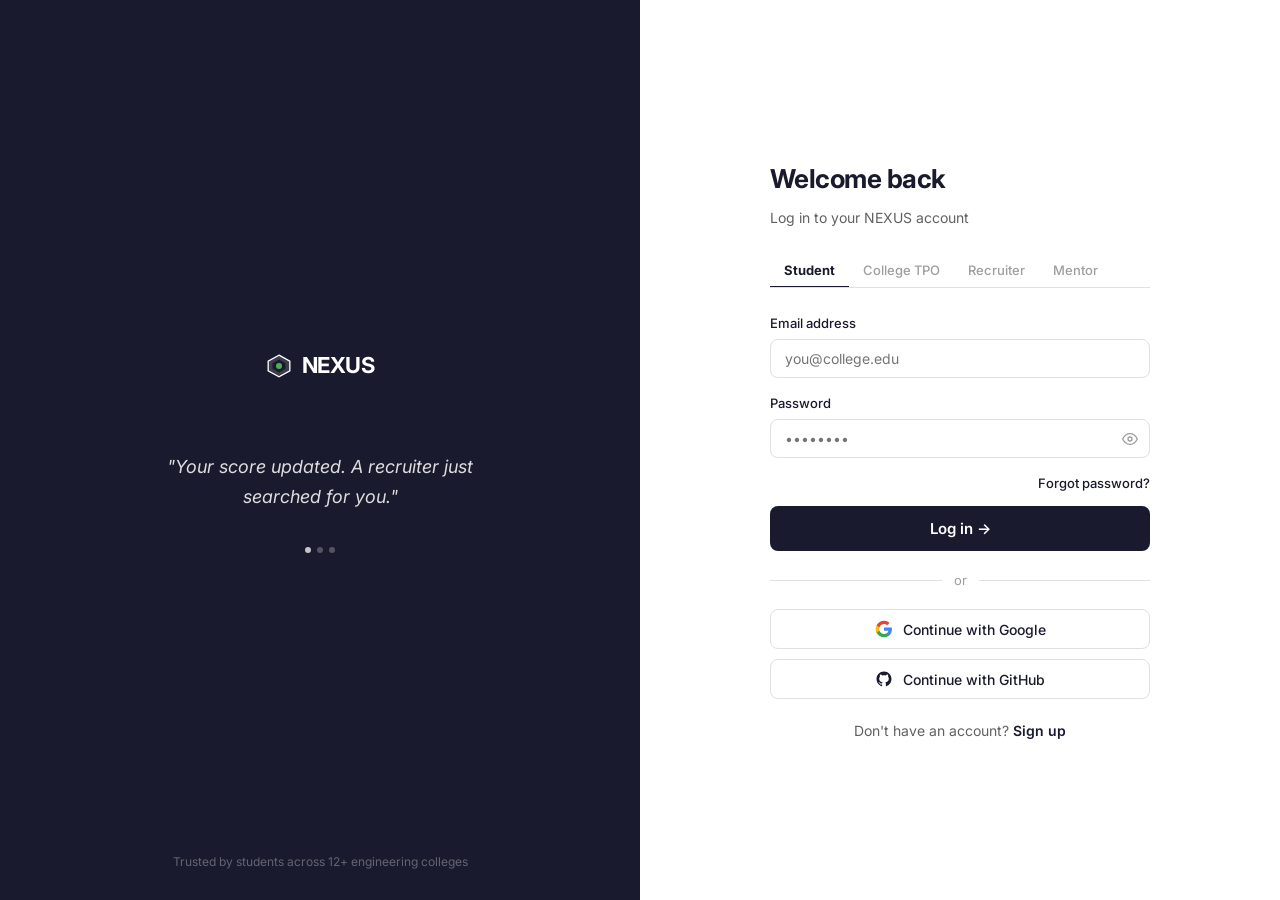
<file: login.html>
<!DOCTYPE html>
<html lang="en">
<head>
  <meta charset="UTF-8">
  <meta name="viewport" content="width=device-width, initial-scale=1.0">
  <title>Log In — NEXUS</title>
  <meta name="description" content="Log in to your NEXUS account — student employability intelligence platform.">
  <link rel="preconnect" href="https://fonts.googleapis.com">
  <link rel="preconnect" href="https://fonts.gstatic.com" crossorigin>
  <link href="https://fonts.googleapis.com/css2?family=Inter:wght@400;500;600;700&family=JetBrains+Mono:wght@400;500&display=swap" rel="stylesheet">
  <link rel="stylesheet" href="style.css">
  <link rel="stylesheet" href="style2.css">
</head>
<body>

<div class="auth-layout">

  <!-- ─── LEFT PANEL ─────────────────────────────────────────── -->
  <div class="auth-left" aria-hidden="true">

    <div class="auth-left-logo">
      <svg width="26" height="26" viewBox="0 0 24 24" fill="none">
        <polygon points="12,2 22,7.5 22,16.5 12,22 2,16.5 2,7.5" fill="white" opacity="0.15"/>
        <polygon points="12,2 22,7.5 22,16.5 12,22 2,16.5 2,7.5" fill="none" stroke="white" stroke-width="1.2"/>
        <polygon points="12,6 18,9.5 18,14.5 12,18 6,14.5 6,9.5" fill="#1A1A2E"/>
        <circle cx="12" cy="12" r="2.8" fill="#4CAF50"/>
      </svg>
      NEXUS
    </div>

    <div class="auth-quote-wrap">
      <div class="auth-quote" id="auth-quote-text">
        "Your score updated. A recruiter just searched for you."
      </div>
      <div class="auth-quote-dots" id="auth-quote-dots">
        <div class="auth-quote-dot active"></div>
        <div class="auth-quote-dot"></div>
        <div class="auth-quote-dot"></div>
      </div>
    </div>

    <div class="auth-trust">Trusted by students across 12+ engineering colleges</div>
  </div>

  <!-- ─── RIGHT PANEL ────────────────────────────────────────── -->
  <div class="auth-right">
    <div class="auth-form-wrap">

      <h1 class="auth-heading">Welcome back</h1>
      <p class="auth-sub">Log in to your NEXUS account</p>

      <!-- Role tabs -->
      <div class="role-tabs" role="tablist" aria-label="Select your role">
        <button class="role-tab active" role="tab" aria-selected="true"  id="tab-student"   data-role="student">Student</button>
        <button class="role-tab"        role="tab" aria-selected="false" id="tab-tpo"        data-role="tpo">College TPO</button>
        <button class="role-tab"        role="tab" aria-selected="false" id="tab-recruiter"  data-role="recruiter">Recruiter</button>
        <button class="role-tab"        role="tab" aria-selected="false" id="tab-mentor"     data-role="mentor">Mentor</button>
      </div>

      <!-- Login form -->
      <form id="login-form" novalidate>

        <div class="form-group">
          <label class="form-label" for="login-email">Email address</label>
          <input class="form-input" type="email" id="login-email" name="email"
                 placeholder="you@college.edu" autocomplete="email" required>
        </div>

        <div class="form-group">
          <label class="form-label" for="login-password">Password</label>
          <div class="input-wrap">
            <input class="form-input has-right" type="password" id="login-password"
                   name="password" placeholder="••••••••" autocomplete="current-password" required>
            <button type="button" class="eye-toggle" id="eye-login" aria-label="Toggle password visibility">
              <svg id="eye-icon" width="16" height="16" viewBox="0 0 24 24" fill="none" stroke="currentColor" stroke-width="2" stroke-linecap="round" stroke-linejoin="round">
                <path d="M1 12s4-8 11-8 11 8 11 8-4 8-11 8-11-8-11-8z"/>
                <circle cx="12" cy="12" r="3"/>
              </svg>
            </button>
          </div>
        </div>

        <div class="form-forgot">
          <a href="#" class="forgot-link" id="forgot-link">Forgot password?</a>
        </div>

        <button type="submit" class="auth-submit" id="login-submit">Log in →</button>

        <div class="auth-divider">or</div>

        <button type="button" class="social-btn" id="google-login" onclick="void(0)">
          <!-- Google G icon -->
          <svg width="18" height="18" viewBox="0 0 24 24" aria-hidden="true">
            <path fill="#4285F4" d="M22.56 12.25c0-.78-.07-1.53-.2-2.25H12v4.26h5.92c-.26 1.37-1.04 2.53-2.21 3.31v2.77h3.57c2.08-1.92 3.28-4.74 3.28-8.09z"/>
            <path fill="#34A853" d="M12 23c2.97 0 5.46-.98 7.28-2.66l-3.57-2.77c-.98.66-2.23 1.06-3.71 1.06-2.86 0-5.29-1.93-6.16-4.53H2.18v2.84C3.99 20.53 7.7 23 12 23z"/>
            <path fill="#FBBC05" d="M5.84 14.09c-.22-.66-.35-1.36-.35-2.09s.13-1.43.35-2.09V7.07H2.18C1.43 8.55 1 10.22 1 12s.43 3.45 1.18 4.93l2.85-2.22.81-.62z"/>
            <path fill="#EA4335" d="M12 5.38c1.62 0 3.06.56 4.21 1.64l3.15-3.15C17.45 2.09 14.97 1 12 1 7.7 1 3.99 3.47 2.18 7.07l3.66 2.84c.87-2.6 3.3-4.53 6.16-4.53z"/>
          </svg>
          Continue with Google
        </button>

        <button type="button" class="social-btn" id="github-login" onclick="void(0)">
          <!-- GitHub icon -->
          <svg width="18" height="18" viewBox="0 0 24 24" fill="#1A1A2E" aria-hidden="true">
            <path d="M12 2C6.477 2 2 6.484 2 12.017c0 4.425 2.865 8.18 6.839 9.504.5.092.682-.217.682-.483 0-.237-.008-.868-.013-1.703-2.782.605-3.369-1.343-3.369-1.343-.454-1.158-1.11-1.466-1.11-1.466-.908-.62.069-.608.069-.608 1.003.07 1.531 1.032 1.531 1.032.892 1.53 2.341 1.088 2.91.832.092-.647.35-1.088.636-1.338-2.22-.253-4.555-1.113-4.555-4.951 0-1.093.39-1.988 1.029-2.688-.103-.253-.446-1.272.098-2.65 0 0 .84-.27 2.75 1.026A9.564 9.564 0 0112 6.844c.85.004 1.705.115 2.504.337 1.909-1.296 2.747-1.027 2.747-1.027.546 1.379.202 2.398.1 2.651.64.7 1.028 1.595 1.028 2.688 0 3.848-2.339 4.695-4.566 4.943.359.309.678.92.678 1.855 0 1.338-.012 2.419-.012 2.747 0 .268.18.58.688.482A10.019 10.019 0 0022 12.017C22 6.484 17.522 2 12 2z"/>
          </svg>
          Continue with GitHub
        </button>

      </form>

      <p class="auth-switch">Don't have an account? <a href="signup.html" id="switch-to-signup">Sign up</a></p>

    </div>
  </div>

</div>

<script src="login.js"></script>
</body>
</html>
</file>
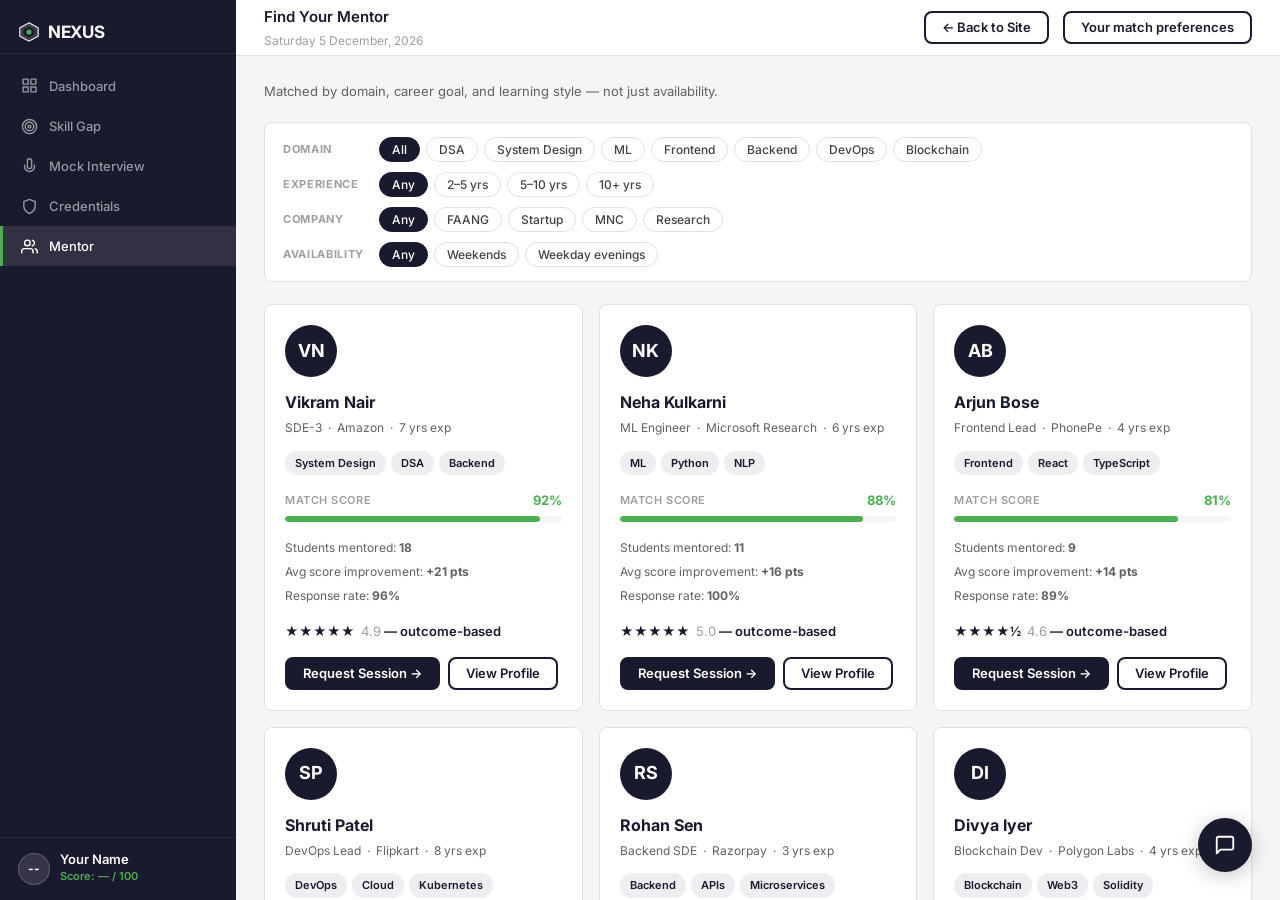
<file: mentors.html>
<!DOCTYPE html>
<html lang="en">
<head>
  <meta charset="UTF-8">
  <meta name="viewport" content="width=device-width, initial-scale=1.0">
  <title>Find a Mentor — NEXUS</title>
  <meta name="description" content="Find your NEXUS mentor — matched by domain, career goal, and learning style.">
  <link rel="preconnect" href="https://fonts.googleapis.com">
  <link rel="preconnect" href="https://fonts.gstatic.com" crossorigin>
  <link href="https://fonts.googleapis.com/css2?family=Inter:wght@400;500;600;700&family=JetBrains+Mono:wght@400;500&display=swap" rel="stylesheet">
  <link rel="stylesheet" href="style.css">
  <link rel="stylesheet" href="style2.css">
</head>
<body>

<div class="dash-layout">

  <!-- ─── SIDEBAR ─────────────────────────────────────────────── -->
  <aside class="dash-sidebar" role="navigation" aria-label="Dashboard navigation">
    <div class="dash-sidebar-logo">
      <a href="index.html" class="logo" id="dash-logo">
        <svg class="logo-icon" viewBox="0 0 24 24" fill="none">
          <polygon points="12,2 22,7.5 22,16.5 12,22 2,16.5 2,7.5" fill="white" opacity="0.15"/>
          <polygon points="12,2 22,7.5 22,16.5 12,22 2,16.5 2,7.5" fill="none" stroke="white" stroke-width="1.2"/>
          <polygon points="12,6 18,9.5 18,14.5 12,18 6,14.5 6,9.5" fill="#1A1A2E"/>
          <circle cx="12" cy="12" r="2.8" fill="#4CAF50"/>
        </svg>
        <span>NEXUS</span>
      </a>
    </div>
    <nav class="dash-nav">
      <a href="dashboard.html" class="dash-nav-item" style="text-decoration:none;">
        <svg width="17" height="17" viewBox="0 0 24 24" fill="none" stroke="currentColor" stroke-width="2" stroke-linecap="round" stroke-linejoin="round"><rect x="3" y="3" width="7" height="7"/><rect x="14" y="3" width="7" height="7"/><rect x="3" y="14" width="7" height="7"/><rect x="14" y="14" width="7" height="7"/></svg>
        <span>Dashboard</span>
      </a>
      <a href="#" class="dash-nav-item" style="text-decoration:none;">
        <svg width="17" height="17" viewBox="0 0 24 24" fill="none" stroke="currentColor" stroke-width="2" stroke-linecap="round" stroke-linejoin="round"><circle cx="12" cy="12" r="10"/><circle cx="12" cy="12" r="6"/><circle cx="12" cy="12" r="2"/></svg>
        <span>Skill Gap</span>
      </a>
      <a href="#" class="dash-nav-item" style="text-decoration:none;">
        <svg width="17" height="17" viewBox="0 0 24 24" fill="none" stroke="currentColor" stroke-width="2" stroke-linecap="round" stroke-linejoin="round"><path d="M12 1a3 3 0 0 0-3 3v8a3 3 0 0 0 6 0V4a3 3 0 0 0-3-3z"/><path d="M19 10v2a7 7 0 0 1-14 0v-2"/></svg>
        <span>Mock Interview</span>
      </a>
      <a href="credentials.html" class="dash-nav-item" style="text-decoration:none;">
        <svg width="17" height="17" viewBox="0 0 24 24" fill="none" stroke="currentColor" stroke-width="2" stroke-linecap="round" stroke-linejoin="round"><path d="M12 22s8-4 8-10V5l-8-3-8 3v7c0 6 8 10 8 10z"/></svg>
        <span>Credentials</span>
      </a>
      <a href="mentors.html" class="dash-nav-item active" style="text-decoration:none;">
        <svg width="17" height="17" viewBox="0 0 24 24" fill="none" stroke="currentColor" stroke-width="2" stroke-linecap="round" stroke-linejoin="round"><path d="M17 21v-2a4 4 0 0 0-4-4H5a4 4 0 0 0-4 4v2"/><circle cx="9" cy="7" r="4"/><path d="M23 21v-2a4 4 0 0 0-3-3.87"/><path d="M16 3.13a4 4 0 0 1 0 7.75"/></svg>
        <span>Mentor</span>
      </a>
    </nav>
    <div class="dash-sidebar-bottom">
      <div class="dash-student-info">
        <div class="dash-avatar">--</div>
        <div>
          <div class="dash-student-name">Your Name</div>
          <div class="dash-student-score">Score: — / 100</div>
        </div>
      </div>
    </div>
  </aside>

  <!-- ─── MAIN ─────────────────────────────────────────────────── -->
  <main class="dash-main" role="main">
    <div class="dash-topbar">
      <div>
        <div class="dash-welcome">Find Your Mentor</div>
        <div class="dash-date" id="mentors-date"></div>
      </div>
      <div class="dash-topbar-right">
        <a href="index.html" class="btn btn-outline btn-sm">← Back to Site</a>
        <button class="btn btn-outline btn-sm" id="match-prefs-btn">Your match preferences</button>
      </div>
    </div>

    <div class="mentors-content">

      <!-- Sub heading -->
      <div class="mentors-page-header">
        <div>
          <p class="mentors-page-sub">Matched by domain, career goal, and learning style — not just availability.</p>
        </div>
      </div>

      <!-- ─── FILTERS ─────────────────────────────────────────── -->
      <div class="filter-row" id="filter-row" role="group" aria-label="Mentor filters">

        <div class="filter-group">
          <span class="filter-group-label">Domain</span>
          <div class="filter-pills" id="filter-domain">
            <button class="filter-pill active" data-group="domain" data-val="all">All</button>
            <button class="filter-pill" data-group="domain" data-val="dsa">DSA</button>
            <button class="filter-pill" data-group="domain" data-val="sysdesign">System Design</button>
            <button class="filter-pill" data-group="domain" data-val="ml">ML</button>
            <button class="filter-pill" data-group="domain" data-val="frontend">Frontend</button>
            <button class="filter-pill" data-group="domain" data-val="backend">Backend</button>
            <button class="filter-pill" data-group="domain" data-val="devops">DevOps</button>
            <button class="filter-pill" data-group="domain" data-val="blockchain">Blockchain</button>
          </div>
        </div>

        <div class="filter-group">
          <span class="filter-group-label">Experience</span>
          <div class="filter-pills" id="filter-exp">
            <button class="filter-pill active" data-group="exp" data-val="any">Any</button>
            <button class="filter-pill" data-group="exp" data-val="2-5">2–5 yrs</button>
            <button class="filter-pill" data-group="exp" data-val="5-10">5–10 yrs</button>
            <button class="filter-pill" data-group="exp" data-val="10+">10+ yrs</button>
          </div>
        </div>

        <div class="filter-group">
          <span class="filter-group-label">Company</span>
          <div class="filter-pills" id="filter-company">
            <button class="filter-pill active" data-group="company" data-val="any">Any</button>
            <button class="filter-pill" data-group="company" data-val="faang">FAANG</button>
            <button class="filter-pill" data-group="company" data-val="startup">Startup</button>
            <button class="filter-pill" data-group="company" data-val="mnc">MNC</button>
            <button class="filter-pill" data-group="company" data-val="research">Research</button>
          </div>
        </div>

        <div class="filter-group">
          <span class="filter-group-label">Availability</span>
          <div class="filter-pills" id="filter-avail">
            <button class="filter-pill active" data-group="avail" data-val="any">Any</button>
            <button class="filter-pill" data-group="avail" data-val="weekends">Weekends</button>
            <button class="filter-pill" data-group="avail" data-val="weekdays">Weekday evenings</button>
          </div>
        </div>

      </div>

      <!-- ─── MENTOR CARDS ─────────────────────────────────────── -->
      <div class="mentors-grid" id="mentors-grid">

        <!-- Card 1 -->
        <div class="mentor-card" id="mcard-1" data-domains="sysdesign,dsa,backend" data-company="faang" data-exp="5-10" data-avail="weekends">
          <div class="mentor-avatar-circle">VN</div>
          <div class="mentor-name">Vikram Nair</div>
          <div class="mentor-role-line">SDE-3 &nbsp;·&nbsp; Amazon &nbsp;·&nbsp; 7 yrs exp</div>
          <div class="mentor-domain-chips">
            <span class="mentor-domain-chip">System Design</span>
            <span class="mentor-domain-chip">DSA</span>
            <span class="mentor-domain-chip">Backend</span>
          </div>
          <div class="mentor-match-section">
            <div class="mentor-match-label-row">
              <span class="mentor-match-label">Match Score</span>
              <span class="mentor-match-pct" data-mentor="1">92%</span>
            </div>
            <div class="mentor-match-track">
              <div class="mentor-match-fill" style="width:92%"></div>
            </div>
            <div class="match-tooltip" id="tooltip-1">
              <div class="match-tooltip-title">Why 92%?</div>
              <div class="match-tooltip-row yes">✓ Domain overlap: System Design, DSA</div>
              <div class="match-tooltip-row yes">✓ Career goal: SDE at product company</div>
              <div class="match-tooltip-row yes">✓ Learning style: Project-based</div>
              <div class="match-tooltip-row no">✗ Timezone: slight mismatch</div>
            </div>
          </div>
          <div class="mentor-stats-list">
            Students mentored: <strong>18</strong><br>
            Avg score improvement: <strong>+21 pts</strong><br>
            Response rate: <strong>96%</strong>
          </div>
          <div class="mentor-rep">★★★★★ &nbsp;<span style="font-weight:400;color:var(--gray-mid)">4.9</span> — outcome-based</div>
          <div class="mentor-card-btns">
            <button class="btn btn-primary btn-sm" onclick="void(0)">Request Session →</button>
            <button class="btn btn-outline btn-sm view-profile-btn" data-mentor="1">View Profile</button>
          </div>
        </div>

        <!-- Card 2 -->
        <div class="mentor-card" id="mcard-2" data-domains="ml,backend" data-company="research" data-exp="5-10" data-avail="weekdays">
          <div class="mentor-avatar-circle">NK</div>
          <div class="mentor-name">Neha Kulkarni</div>
          <div class="mentor-role-line">ML Engineer &nbsp;·&nbsp; Microsoft Research &nbsp;·&nbsp; 6 yrs exp</div>
          <div class="mentor-domain-chips">
            <span class="mentor-domain-chip">ML</span>
            <span class="mentor-domain-chip">Python</span>
            <span class="mentor-domain-chip">NLP</span>
          </div>
          <div class="mentor-match-section">
            <div class="mentor-match-label-row">
              <span class="mentor-match-label">Match Score</span>
              <span class="mentor-match-pct" data-mentor="2">88%</span>
            </div>
            <div class="mentor-match-track">
              <div class="mentor-match-fill" style="width:88%"></div>
            </div>
            <div class="match-tooltip" id="tooltip-2">
              <div class="match-tooltip-title">Why 88%?</div>
              <div class="match-tooltip-row yes">✓ Domain overlap: ML, NLP</div>
              <div class="match-tooltip-row yes">✓ Mentors researchers + SDE roles</div>
              <div class="match-tooltip-row yes">✓ Weekday evening sessions</div>
              <div class="match-tooltip-row no">✗ Career goal partially aligned</div>
            </div>
          </div>
          <div class="mentor-stats-list">
            Students mentored: <strong>11</strong><br>
            Avg score improvement: <strong>+16 pts</strong><br>
            Response rate: <strong>100%</strong>
          </div>
          <div class="mentor-rep">★★★★★ &nbsp;<span style="font-weight:400;color:var(--gray-mid)">5.0</span> — outcome-based</div>
          <div class="mentor-card-btns">
            <button class="btn btn-primary btn-sm" onclick="void(0)">Request Session →</button>
            <button class="btn btn-outline btn-sm view-profile-btn" data-mentor="2">View Profile</button>
          </div>
        </div>

        <!-- Card 3 -->
        <div class="mentor-card" id="mcard-3" data-domains="frontend,backend" data-company="startup" data-exp="2-5" data-avail="weekends">
          <div class="mentor-avatar-circle">AB</div>
          <div class="mentor-name">Arjun Bose</div>
          <div class="mentor-role-line">Frontend Lead &nbsp;·&nbsp; PhonePe &nbsp;·&nbsp; 4 yrs exp</div>
          <div class="mentor-domain-chips">
            <span class="mentor-domain-chip">Frontend</span>
            <span class="mentor-domain-chip">React</span>
            <span class="mentor-domain-chip">TypeScript</span>
          </div>
          <div class="mentor-match-section">
            <div class="mentor-match-label-row">
              <span class="mentor-match-label">Match Score</span>
              <span class="mentor-match-pct" data-mentor="3">81%</span>
            </div>
            <div class="mentor-match-track">
              <div class="mentor-match-fill" style="width:81%"></div>
            </div>
            <div class="match-tooltip" id="tooltip-3">
              <div class="match-tooltip-title">Why 81%?</div>
              <div class="match-tooltip-row yes">✓ Domain overlap: Frontend, React</div>
              <div class="match-tooltip-row yes">✓ Startup experience relevant</div>
              <div class="match-tooltip-row no">✗ System Design not core</div>
              <div class="match-tooltip-row no">✗ Timezone: moderate mismatch</div>
            </div>
          </div>
          <div class="mentor-stats-list">
            Students mentored: <strong>9</strong><br>
            Avg score improvement: <strong>+14 pts</strong><br>
            Response rate: <strong>89%</strong>
          </div>
          <div class="mentor-rep">★★★★½ &nbsp;<span style="font-weight:400;color:var(--gray-mid)">4.6</span> — outcome-based</div>
          <div class="mentor-card-btns">
            <button class="btn btn-primary btn-sm" onclick="void(0)">Request Session →</button>
            <button class="btn btn-outline btn-sm view-profile-btn" data-mentor="3">View Profile</button>
          </div>
        </div>

        <!-- Card 4 -->
        <div class="mentor-card" id="mcard-4" data-domains="devops,backend" data-company="mnc" data-exp="5-10" data-avail="weekdays">
          <div class="mentor-avatar-circle">SP</div>
          <div class="mentor-name">Shruti Patel</div>
          <div class="mentor-role-line">DevOps Lead &nbsp;·&nbsp; Flipkart &nbsp;·&nbsp; 8 yrs exp</div>
          <div class="mentor-domain-chips">
            <span class="mentor-domain-chip">DevOps</span>
            <span class="mentor-domain-chip">Cloud</span>
            <span class="mentor-domain-chip">Kubernetes</span>
          </div>
          <div class="mentor-match-section">
            <div class="mentor-match-label-row">
              <span class="mentor-match-label">Match Score</span>
              <span class="mentor-match-pct" data-mentor="4">79%</span>
            </div>
            <div class="mentor-match-track">
              <div class="mentor-match-fill" style="width:79%"></div>
            </div>
            <div class="match-tooltip" id="tooltip-4">
              <div class="match-tooltip-title">Why 79%?</div>
              <div class="match-tooltip-row yes">✓ Covers your Cloud/DevOps gap</div>
              <div class="match-tooltip-row yes">✓ Strong infra background</div>
              <div class="match-tooltip-row no">✗ DSA focus limited</div>
              <div class="match-tooltip-row no">✗ Not aligned to SDE-1 goal</div>
            </div>
          </div>
          <div class="mentor-stats-list">
            Students mentored: <strong>22</strong><br>
            Avg score improvement: <strong>+19 pts</strong><br>
            Response rate: <strong>93%</strong>
          </div>
          <div class="mentor-rep">★★★★★ &nbsp;<span style="font-weight:400;color:var(--gray-mid)">4.8</span> — outcome-based</div>
          <div class="mentor-card-btns">
            <button class="btn btn-primary btn-sm" onclick="void(0)">Request Session →</button>
            <button class="btn btn-outline btn-sm view-profile-btn" data-mentor="4">View Profile</button>
          </div>
        </div>

        <!-- Card 5 -->
        <div class="mentor-card" id="mcard-5" data-domains="backend,sysdesign" data-company="startup" data-exp="2-5" data-avail="weekends">
          <div class="mentor-avatar-circle">RS</div>
          <div class="mentor-name">Rohan Sen</div>
          <div class="mentor-role-line">Backend SDE &nbsp;·&nbsp; Razorpay &nbsp;·&nbsp; 3 yrs exp</div>
          <div class="mentor-domain-chips">
            <span class="mentor-domain-chip">Backend</span>
            <span class="mentor-domain-chip">APIs</span>
            <span class="mentor-domain-chip">Microservices</span>
          </div>
          <div class="mentor-match-section">
            <div class="mentor-match-label-row">
              <span class="mentor-match-label">Match Score</span>
              <span class="mentor-match-pct" data-mentor="5">76%</span>
            </div>
            <div class="mentor-match-track">
              <div class="mentor-match-fill" style="width:76%"></div>
            </div>
            <div class="match-tooltip" id="tooltip-5">
              <div class="match-tooltip-title">Why 76%?</div>
              <div class="match-tooltip-row yes">✓ Backend/API overlap</div>
              <div class="match-tooltip-row yes">✓ Fintech domain relevant</div>
              <div class="match-tooltip-row no">✗ Lower experience level</div>
              <div class="match-tooltip-row no">✗ DSA coaching limited</div>
            </div>
          </div>
          <div class="mentor-stats-list">
            Students mentored: <strong>7</strong><br>
            Avg score improvement: <strong>+12 pts</strong><br>
            Response rate: <strong>91%</strong>
          </div>
          <div class="mentor-rep">★★★★½ &nbsp;<span style="font-weight:400;color:var(--gray-mid)">4.5</span> — outcome-based</div>
          <div class="mentor-card-btns">
            <button class="btn btn-primary btn-sm" onclick="void(0)">Request Session →</button>
            <button class="btn btn-outline btn-sm view-profile-btn" data-mentor="5">View Profile</button>
          </div>
        </div>

        <!-- Card 6 -->
        <div class="mentor-card" id="mcard-6" data-domains="blockchain" data-company="startup" data-exp="2-5" data-avail="weekends">
          <div class="mentor-avatar-circle">DI</div>
          <div class="mentor-name">Divya Iyer</div>
          <div class="mentor-role-line">Blockchain Dev &nbsp;·&nbsp; Polygon Labs &nbsp;·&nbsp; 4 yrs exp</div>
          <div class="mentor-domain-chips">
            <span class="mentor-domain-chip">Blockchain</span>
            <span class="mentor-domain-chip">Web3</span>
            <span class="mentor-domain-chip">Solidity</span>
          </div>
          <div class="mentor-match-section">
            <div class="mentor-match-label-row">
              <span class="mentor-match-label">Match Score</span>
              <span class="mentor-match-pct" data-mentor="6">72%</span>
            </div>
            <div class="mentor-match-track">
              <div class="mentor-match-fill" style="width:72%"></div>
            </div>
            <div class="match-tooltip" id="tooltip-6">
              <div class="match-tooltip-title">Why 72%?</div>
              <div class="match-tooltip-row yes">✓ Matches NEXUS project domain</div>
              <div class="match-tooltip-row yes">✓ On-chain credentials expertise</div>
              <div class="match-tooltip-row no">✗ Career goal mismatch (SDE ≠ Web3)</div>
              <div class="match-tooltip-row no">✗ DSA support limited</div>
            </div>
          </div>
          <div class="mentor-stats-list">
            Students mentored: <strong>5</strong><br>
            Avg score improvement: <strong>+11 pts</strong><br>
            Response rate: <strong>88%</strong>
          </div>
          <div class="mentor-rep">★★★★★ &nbsp;<span style="font-weight:400;color:var(--gray-mid)">4.7</span> — outcome-based</div>
          <div class="mentor-card-btns">
            <button class="btn btn-primary btn-sm" onclick="void(0)">Request Session →</button>
            <button class="btn btn-outline btn-sm view-profile-btn" data-mentor="6">View Profile</button>
          </div>
        </div>

      </div>
      <!-- END mentors-grid -->

    </div>
    <!-- END mentors-content -->
  </main>

</div>

<!-- ─── MENTOR PROFILE MODAL ─────────────────────────────────── -->
<div class="modal-overlay" id="mentor-modal-overlay" role="dialog" aria-modal="true" aria-label="Mentor profile">
  <div class="mentor-modal" id="mentor-modal-card">
    <button class="modal-close" id="modal-close-btn" aria-label="Close modal">&times;</button>
    <div id="modal-content"><!-- filled by JS --></div>
  </div>
</div>

<script src="mentors.js"></script>
<script src="chat.js"></script>
</body>
</html>
</file>
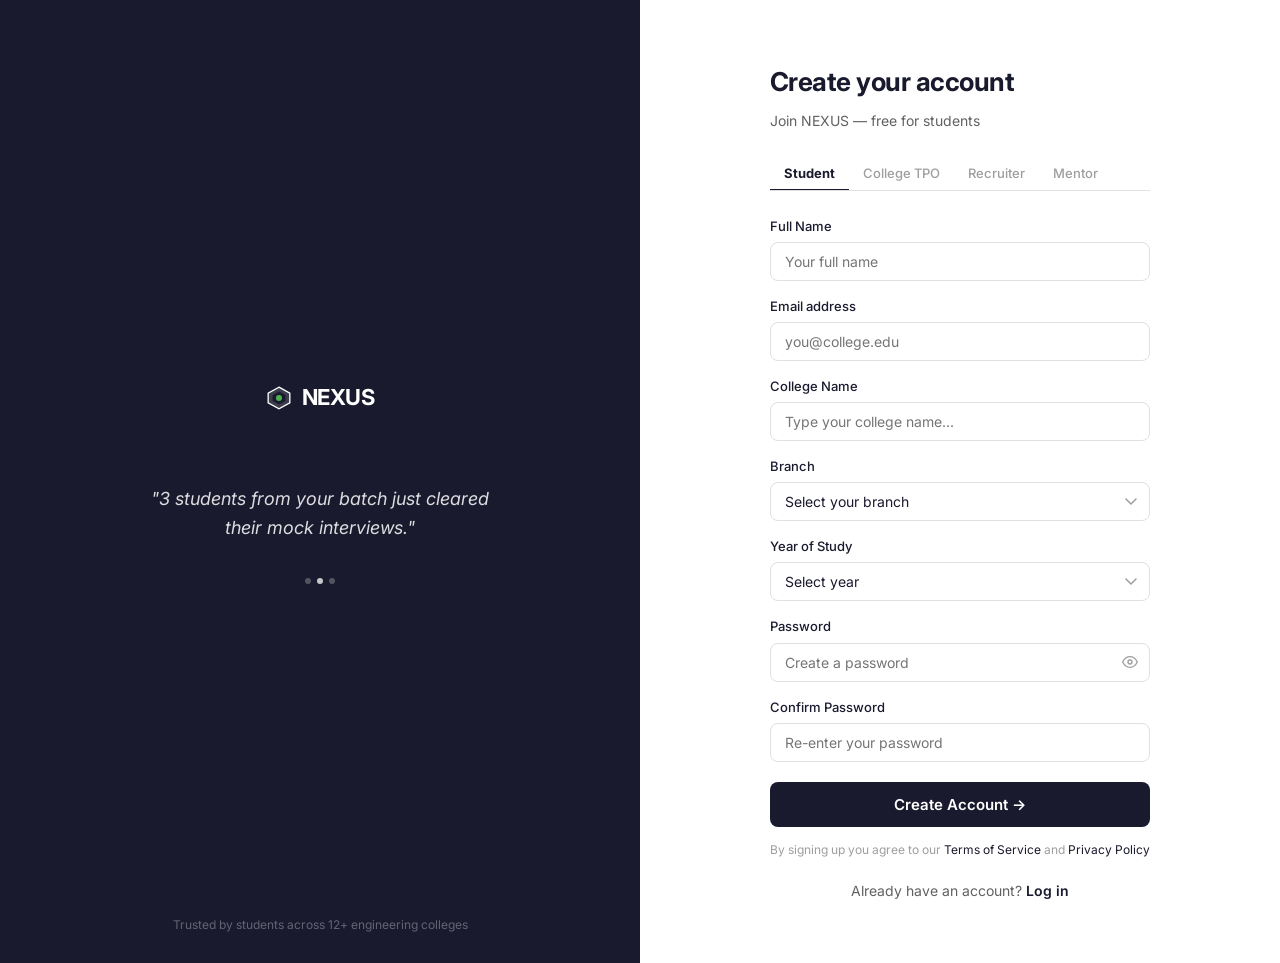
<file: signup.html>
<!DOCTYPE html>
<html lang="en">
<head>
  <meta charset="UTF-8">
  <meta name="viewport" content="width=device-width, initial-scale=1.0">
  <title>Sign Up — NEXUS</title>
  <meta name="description" content="Create your NEXUS account — free for students. Join the employability intelligence platform.">
  <link rel="preconnect" href="https://fonts.googleapis.com">
  <link rel="preconnect" href="https://fonts.gstatic.com" crossorigin>
  <link href="https://fonts.googleapis.com/css2?family=Inter:wght@400;500;600;700&family=JetBrains+Mono:wght@400;500&display=swap" rel="stylesheet">
  <link rel="stylesheet" href="style.css">
  <link rel="stylesheet" href="style2.css">
</head>
<body>

<div class="auth-layout">

  <!-- ─── LEFT PANEL ─────────────────────────────────────────── -->
  <div class="auth-left" aria-hidden="true">

    <div class="auth-left-logo">
      <svg width="26" height="26" viewBox="0 0 24 24" fill="none">
        <polygon points="12,2 22,7.5 22,16.5 12,22 2,16.5 2,7.5" fill="white" opacity="0.15"/>
        <polygon points="12,2 22,7.5 22,16.5 12,22 2,16.5 2,7.5" fill="none" stroke="white" stroke-width="1.2"/>
        <polygon points="12,6 18,9.5 18,14.5 12,18 6,14.5 6,9.5" fill="#1A1A2E"/>
        <circle cx="12" cy="12" r="2.8" fill="#4CAF50"/>
      </svg>
      NEXUS
    </div>

    <div class="auth-quote-wrap">
      <div class="auth-quote" id="auth-quote-text">
        "3 students from your batch just cleared their mock interviews."
      </div>
      <div class="auth-quote-dots" id="auth-quote-dots">
        <div class="auth-quote-dot"></div>
        <div class="auth-quote-dot active"></div>
        <div class="auth-quote-dot"></div>
      </div>
    </div>

    <div class="auth-trust">Trusted by students across 12+ engineering colleges</div>
  </div>

  <!-- ─── RIGHT PANEL ────────────────────────────────────────── -->
  <div class="auth-right">
    <div class="auth-form-wrap">

      <h1 class="auth-heading">Create your account</h1>
      <p class="auth-sub">Join NEXUS — free for students</p>

      <!-- Role tabs -->
      <div class="role-tabs" role="tablist" aria-label="Select your role">
        <button class="role-tab active" role="tab" aria-selected="true"  id="su-tab-student"    data-role="student">Student</button>
        <button class="role-tab"        role="tab" aria-selected="false" id="su-tab-tpo"         data-role="tpo">College TPO</button>
        <button class="role-tab"        role="tab" aria-selected="false" id="su-tab-recruiter"   data-role="recruiter">Recruiter</button>
        <button class="role-tab"        role="tab" aria-selected="false" id="su-tab-mentor"      data-role="mentor">Mentor</button>
      </div>

      <form id="signup-form" novalidate>

        <!-- ─── STUDENT FIELDS ─────────────────────────────── -->
        <div class="role-fields active" id="fields-student">

          <div class="form-group">
            <label class="form-label" for="su-name">Full Name</label>
            <input class="form-input" type="text" id="su-name" name="name" placeholder="Your full name" autocomplete="name">
          </div>

          <div class="form-group">
            <label class="form-label" for="su-email">Email address</label>
            <input class="form-input" type="email" id="su-email" name="email" placeholder="you@college.edu" autocomplete="email">
          </div>

          <div class="form-group">
            <label class="form-label" for="su-college">College Name</label>
            <div class="autocomplete-wrap">
              <input class="form-input" type="text" id="su-college" name="college"
                     placeholder="Type your college name..." autocomplete="off">
              <div class="autocomplete-dropdown" id="college-dropdown">
                <div class="autocomplete-item" data-value="IIT Bombay">IIT Bombay</div>
                <div class="autocomplete-item" data-value="IIIT Hyderabad">IIIT Hyderabad</div>
                <div class="autocomplete-item" data-value="NIT Trichy">NIT Trichy</div>
                <div class="autocomplete-item" data-value="VIT Vellore">VIT Vellore</div>
                <div class="autocomplete-item" data-value="Manipal Institute of Technology">Manipal Institute of Technology</div>
                <div class="autocomplete-item" data-value="IIIT Kota">IIIT Kota</div>
                <div class="autocomplete-item" data-value="SRM Institute of Science and Technology">SRM Institute of Science and Technology</div>
                <div class="autocomplete-item" data-value="PES University">PES University</div>
              </div>
            </div>
          </div>

          <div class="form-group">
            <label class="form-label" for="su-branch">Branch</label>
            <select class="form-input select-input" id="su-branch" name="branch">
              <option value="" disabled selected>Select your branch</option>
              <option>CSE</option>
              <option>ECE</option>
              <option>ME</option>
              <option>EE</option>
              <option>Civil</option>
              <option>Other</option>
            </select>
          </div>

          <div class="form-group">
            <label class="form-label" for="su-year">Year of Study</label>
            <select class="form-input select-input" id="su-year" name="year">
              <option value="" disabled selected>Select year</option>
              <option>1st Year</option>
              <option>2nd Year</option>
              <option>3rd Year</option>
              <option>4th Year</option>
              <option>Final Year</option>
            </select>
          </div>

          <div class="form-group">
            <label class="form-label" for="su-password">Password</label>
            <div class="input-wrap">
              <input class="form-input has-right" type="password" id="su-password" name="password"
                     placeholder="Create a password" autocomplete="new-password">
              <button type="button" class="eye-toggle" id="eye-signup" aria-label="Toggle password visibility">
                <svg width="16" height="16" viewBox="0 0 24 24" fill="none" stroke="currentColor" stroke-width="2" stroke-linecap="round" stroke-linejoin="round">
                  <path d="M1 12s4-8 11-8 11 8 11 8-4 8-11 8-11-8-11-8z"/>
                  <circle cx="12" cy="12" r="3"/>
                </svg>
              </button>
            </div>
          </div>

          <div class="form-group">
            <label class="form-label" for="su-confirm">Confirm Password</label>
            <input class="form-input" type="password" id="su-confirm" name="confirm"
                   placeholder="Re-enter your password" autocomplete="new-password">
          </div>

        </div>
        <!-- END student fields -->

        <!-- ─── COLLEGE TPO FIELDS ─────────────────────────── -->
        <div class="role-fields" id="fields-tpo">

          <div class="form-group">
            <label class="form-label" for="tpo-college">College Name</label>
            <input class="form-input" type="text" id="tpo-college" name="tpo_college" placeholder="e.g. NIT Trichy">
          </div>

          <div class="form-group">
            <label class="form-label" for="tpo-dept">Department</label>
            <input class="form-input" type="text" id="tpo-dept" name="department" placeholder="e.g. Training and Placement Office">
          </div>

          <div class="form-group">
            <label class="form-label" for="tpo-empid">Employee ID</label>
            <input class="form-input" type="text" id="tpo-empid" name="employee_id" placeholder="Your institutional employee ID">
          </div>

          <div class="form-group">
            <label class="form-label" for="tpo-email">Official Email</label>
            <input class="form-input" type="email" id="tpo-email" name="official_email" placeholder="tpo@college.ac.in">
          </div>

          <div class="form-group">
            <label class="form-label" for="tpo-password">Password</label>
            <input class="form-input" type="password" id="tpo-password" name="password" placeholder="Create a password">
          </div>

        </div>
        <!-- END TPO fields -->

        <!-- ─── RECRUITER FIELDS ────────────────────────────── -->
        <div class="role-fields" id="fields-recruiter">

          <div class="form-group">
            <label class="form-label" for="rec-company">Company Name</label>
            <input class="form-input" type="text" id="rec-company" name="company" placeholder="e.g. Razorpay">
          </div>

          <div class="form-group">
            <label class="form-label" for="rec-designation">Designation</label>
            <input class="form-input" type="text" id="rec-designation" name="designation" placeholder="e.g. Technical Recruiter">
          </div>

          <div class="form-group">
            <label class="form-label" for="rec-email">Work Email</label>
            <input class="form-input" type="email" id="rec-email" name="work_email" placeholder="you@company.com">
          </div>

          <div class="form-group">
            <label class="form-label" for="rec-linkedin">LinkedIn URL</label>
            <input class="form-input" type="url" id="rec-linkedin" name="linkedin" placeholder="https://linkedin.com/in/...">
          </div>

          <div class="form-group">
            <label class="form-label" for="rec-password">Password</label>
            <input class="form-input" type="password" id="rec-password" name="password" placeholder="Create a password">
          </div>

        </div>
        <!-- END recruiter fields -->

        <!-- ─── MENTOR FIELDS ───────────────────────────────── -->
        <div class="role-fields" id="fields-mentor">

          <div class="form-group">
            <label class="form-label" for="men-name">Full Name</label>
            <input class="form-input" type="text" id="men-name" name="name" placeholder="Your full name">
          </div>

          <div class="form-group">
            <label class="form-label" for="men-role">Current Role</label>
            <input class="form-input" type="text" id="men-role" name="role" placeholder="e.g. SDE-2">
          </div>

          <div class="form-group">
            <label class="form-label" for="men-company">Company</label>
            <input class="form-input" type="text" id="men-company" name="company" placeholder="e.g. Flipkart">
          </div>

          <div class="form-group">
            <label class="form-label">Domain Expertise</label>
            <div class="domain-select-chips" id="domain-chips" role="group" aria-label="Select your domain expertise">
              <button type="button" class="chip-toggle" data-domain="DSA">DSA</button>
              <button type="button" class="chip-toggle" data-domain="System Design">System Design</button>
              <button type="button" class="chip-toggle" data-domain="ML">ML</button>
              <button type="button" class="chip-toggle" data-domain="Frontend">Frontend</button>
              <button type="button" class="chip-toggle" data-domain="Backend">Backend</button>
              <button type="button" class="chip-toggle" data-domain="DevOps">DevOps</button>
              <button type="button" class="chip-toggle" data-domain="Blockchain">Blockchain</button>
            </div>
          </div>

          <div class="form-group">
            <label class="form-label" for="men-email">Email</label>
            <input class="form-input" type="email" id="men-email" name="email" placeholder="you@company.com">
          </div>

          <div class="form-group">
            <label class="form-label" for="men-password">Password</label>
            <input class="form-input" type="password" id="men-password" name="password" placeholder="Create a password">
          </div>

        </div>
        <!-- END mentor fields -->

        <button type="submit" class="auth-submit" id="signup-submit">Create Account →</button>

        <p class="auth-terms">
          By signing up you agree to our
          <a href="#">Terms of Service</a> and <a href="#">Privacy Policy</a>
        </p>

      </form>

      <p class="auth-switch">Already have an account? <a href="login.html" id="switch-to-login">Log in</a></p>

    </div>
  </div>

</div>

<script src="login.js"></script>
</body>
</html>
</file>
<file: style.css>
/* ============================================================
   NEXUS — Stylesheet
   Inter + JetBrains Mono · Flat design · Zero gradients
   ============================================================ */

@import url('https://fonts.googleapis.com/css2?family=Inter:wght@400;500;600;700&family=JetBrains+Mono:wght@400;500&display=swap');

/* ── Variables ─────────────────────────────────────────────── */
:root {
  --navy:        #1A1A2E;
  --white:       #FFFFFF;
  --green:       #4CAF50;
  --red:         #F44336;
  --amber:       #FF9800;
  --gray-light:  #F5F5F5;
  --gray-border: #E0E0E0;
  --gray-mid:    #9E9E9E;
  --gray-dark:   #424242;
  --gray-text:   #616161;

  --font-sans:   'Inter', -apple-system, BlinkMacSystemFont, sans-serif;
  --font-mono:   'JetBrains Mono', 'Fira Code', monospace;

  --radius:      8px;
  --radius-sm:   4px;
  --max-width:   1200px;
  --nav-height:  64px;
  --sidebar-w:   236px;
}

/* ── Reset ─────────────────────────────────────────────────── */
*, *::before, *::after { box-sizing: border-box; margin: 0; padding: 0; }

html { scroll-behavior: smooth; font-size: 16px; }

body {
  font-family: var(--font-sans);
  color: var(--navy);
  background: var(--white);
  -webkit-font-smoothing: antialiased;
  -moz-osx-font-smoothing: grayscale;
  line-height: 1.7;
}

img, svg { display: block; max-width: 100%; }
a { text-decoration: none; color: inherit; }
ul { list-style: none; }
button { cursor: pointer; font-family: inherit; }
label { cursor: pointer; }

/* ── Layout ─────────────────────────────────────────────────── */
.container {
  max-width: var(--max-width);
  margin: 0 auto;
  padding: 0 28px;
}

.section       { padding: 80px 0; }
.section-alt   { background: var(--gray-light); }

/* ── Buttons ─────────────────────────────────────────────────── */
.btn {
  display: inline-flex;
  align-items: center;
  gap: 8px;
  padding: 11px 22px;
  border-radius: var(--radius);
  font-size: 14px;
  font-weight: 600;
  font-family: var(--font-sans);
  border: 2px solid transparent;
  line-height: 1;
  transition: background 0.15s ease, color 0.15s ease, border-color 0.15s ease;
  white-space: nowrap;
}

.btn-primary {
  background: var(--navy);
  color: var(--white);
  border-color: var(--navy);
}
.btn-primary:hover { background: #2a2a4e; border-color: #2a2a4e; }

.btn-outline {
  background: transparent;
  color: var(--navy);
  border-color: var(--navy);
}
.btn-outline:hover { background: var(--navy); color: var(--white); }

.btn-sm { padding: 8px 16px; font-size: 13px; }

/* ─────────────────────────────────────────────────────────────
   LANDING PAGE — Navbar
   ───────────────────────────────────────────────────────────── */
.navbar {
  position: sticky;
  top: 0;
  z-index: 100;
  height: var(--nav-height);
  background: var(--white);
  border-bottom: 1px solid var(--gray-border);
}

.nav-inner {
  display: flex;
  align-items: center;
  height: 100%;
  gap: 40px;
}

.logo {
  display: flex;
  align-items: center;
  gap: 8px;
  font-size: 17px;
  font-weight: 700;
  color: var(--navy);
  letter-spacing: -0.02em;
  flex-shrink: 0;
}

.logo-icon { width: 22px; height: 22px; flex-shrink: 0; }

.nav-links {
  display: flex;
  align-items: center;
  gap: 28px;
  flex: 1;
}

.nav-links a {
  font-size: 14px;
  font-weight: 500;
  color: var(--gray-dark);
  transition: color 0.15s;
}
.nav-links a:hover { color: var(--navy); }

/* ─────────────────────────────────────────────────────────────
   LANDING PAGE — Hero
   ───────────────────────────────────────────────────────────── */
.hero {
  padding: 72px 0 64px;
  border-bottom: 1px solid var(--gray-border);
}

.hero-inner {
  display: grid;
  grid-template-columns: 1fr 1fr;
  gap: 72px;
  align-items: center;
}

.eyebrow-pill {
  display: inline-block;
  padding: 5px 13px;
  background: var(--gray-light);
  border: 1px solid var(--gray-border);
  border-radius: 20px;
  font-size: 12px;
  font-weight: 600;
  color: var(--gray-dark);
  margin-bottom: 18px;
  letter-spacing: 0.01em;
}

.hero-headline {
  font-size: 52px;
  font-weight: 700;
  line-height: 1.1;
  letter-spacing: -0.03em;
  color: var(--navy);
  margin-bottom: 18px;
}

.hero-sub {
  font-size: 17px;
  color: var(--gray-text);
  line-height: 1.7;
  margin-bottom: 28px;
  max-width: 480px;
}

.hero-buttons {
  display: flex;
  gap: 12px;
  flex-wrap: wrap;
  margin-bottom: 28px;
}

.hero-stats {
  display: flex;
  gap: 8px;
  flex-wrap: wrap;
}

.stat-pill {
  display: inline-flex;
  align-items: center;
  gap: 6px;
  padding: 5px 12px;
  background: var(--white);
  border: 1px solid var(--gray-border);
  border-radius: var(--radius-sm);
  font-size: 12px;
  font-weight: 500;
  color: var(--gray-dark);
}

/* Browser frame */
.browser-frame {
  border: 1px solid var(--gray-border);
  border-radius: var(--radius);
  overflow: hidden;
  box-shadow: 0 4px 32px rgba(0,0,0,0.09);
}

.browser-bar {
  background: var(--gray-light);
  border-bottom: 1px solid var(--gray-border);
  padding: 9px 14px;
  display: flex;
  align-items: center;
  gap: 6px;
}

.dot {
  width: 10px;
  height: 10px;
  border-radius: 50%;
  flex-shrink: 0;
}
.dot:nth-child(1) { background: #FF5F57; }
.dot:nth-child(2) { background: #FFBD2E; }
.dot:nth-child(3) { background: #28C840; }

.address-bar {
  flex: 1;
  background: var(--white);
  border: 1px solid var(--gray-border);
  border-radius: var(--radius-sm);
  padding: 3px 10px;
  font-size: 11px;
  font-family: var(--font-mono);
  color: var(--gray-dark);
  margin-left: 6px;
}

.browser-content {
  background: var(--white);
  display: flex;
  min-height: 280px;
}

/* Mini sidebar inside browser frame */
.mini-sidebar {
  width: 52px;
  background: var(--navy);
  display: flex;
  flex-direction: column;
  align-items: center;
  padding: 12px 0;
  gap: 18px;
  flex-shrink: 0;
}

.mini-logo-box {
  width: 26px;
  height: 26px;
  background: rgba(255,255,255,0.15);
  border-radius: 5px;
}

.mini-nav-dot {
  width: 18px;
  height: 3px;
  border-radius: 2px;
  background: rgba(255,255,255,0.18);
}
.mini-nav-dot.active { background: rgba(255,255,255,0.65); }

.mini-main {
  flex: 1;
  padding: 14px;
  overflow: hidden;
}

.mini-welcome {
  font-size: 10px;
  font-weight: 600;
  color: var(--navy);
  margin-bottom: 10px;
}

.mini-cards {
  display: grid;
  grid-template-columns: repeat(3, 1fr);
  gap: 6px;
  margin-bottom: 12px;
}

.mini-card {
  background: var(--white);
  border: 1px solid var(--gray-border);
  border-radius: 5px;
  padding: 7px 6px;
}

.mini-card-num {
  font-size: 13px;
  font-weight: 700;
  color: var(--navy);
  line-height: 1.2;
}
.mini-card-num.green { color: var(--green); }

.mini-card-label {
  font-size: 8px;
  color: var(--gray-mid);
  line-height: 1.3;
  margin-top: 1px;
}

.mini-gauge-row {
  display: flex;
  gap: 10px;
  align-items: flex-start;
}

.mini-chart-placeholder {
  flex: 1;
  background: var(--gray-light);
  border-radius: 5px;
  border: 1px solid var(--gray-border);
  height: 76px;
  display: flex;
  align-items: flex-end;
  padding: 8px 6px 0;
  gap: 3px;
}

.chart-bar {
  flex: 1;
  background: var(--green);
  opacity: 0.35;
  border-radius: 2px 2px 0 0;
  transition: opacity 0.2s;
}
.chart-bar:last-child { opacity: 1; }

/* ─────────────────────────────────────────────────────────────
   LANDING PAGE — Problem
   ───────────────────────────────────────────────────────────── */
.problem-grid {
  display: grid;
  grid-template-columns: repeat(3, 1fr);
  gap: 20px;
  margin: 36px 0;
}

.problem-card {
  background: var(--white);
  border: 1px solid var(--gray-border);
  border-radius: var(--radius);
  padding: 28px 24px;
  text-align: center;
}

.problem-icon { font-size: 26px; margin-bottom: 10px; }

.problem-num {
  font-size: 38px;
  font-weight: 700;
  color: var(--navy);
  letter-spacing: -0.03em;
  line-height: 1;
  margin-bottom: 8px;
}

.problem-desc {
  font-size: 13px;
  color: var(--gray-text);
  line-height: 1.5;
  font-style: italic;
}

.problem-cta {
  text-align: center;
  font-size: 17px;
  font-weight: 500;
  color: var(--navy);
  max-width: 600px;
  margin: 0 auto;
  line-height: 1.6;
}

/* ─────────────────────────────────────────────────────────────
   LANDING PAGE — Section Header
   ───────────────────────────────────────────────────────────── */
.section-header { margin-bottom: 48px; }

.section-label {
  display: block;
  font-size: 11px;
  font-weight: 700;
  letter-spacing: 0.12em;
  text-transform: uppercase;
  color: var(--gray-mid);
  margin-bottom: 8px;
}

.section-title {
  font-size: 34px;
  font-weight: 700;
  letter-spacing: -0.02em;
  color: var(--navy);
  margin-bottom: 10px;
  line-height: 1.2;
}

.section-sub {
  font-size: 16px;
  color: var(--gray-text);
  max-width: 520px;
}

/* ─────────────────────────────────────────────────────────────
   LANDING PAGE — Features
   ───────────────────────────────────────────────────────────── */
.feature-block {
  display: grid;
  grid-template-columns: 1fr 1fr;
  gap: 56px;
  align-items: center;
  padding: 48px 0;
  border-bottom: 1px solid var(--gray-border);
}
.feature-block:last-child { border-bottom: none; }

.feature-block.reverse .feature-text  { order: 2; }
.feature-block.reverse .feature-visual { order: 1; }

.feature-icon {
  width: 40px;
  height: 40px;
  display: flex;
  align-items: center;
  justify-content: center;
  background: var(--navy);
  border-radius: var(--radius);
  color: var(--white);
  margin-bottom: 16px;
  flex-shrink: 0;
}

.feature-headline {
  font-size: 22px;
  font-weight: 700;
  letter-spacing: -0.02em;
  color: var(--navy);
  margin-bottom: 10px;
  line-height: 1.3;
}

.feature-body {
  font-size: 15px;
  color: var(--gray-text);
  line-height: 1.75;
}

.feature-visual {
  background: var(--white);
  border: 1px solid var(--gray-border);
  border-radius: var(--radius);
  overflow: hidden;
}

/* Feature 1 — Gauge */
.gauge-container {
  padding: 28px;
  text-align: center;
}

.gauge-svg { width: 100%; max-width: 200px; margin: 0 auto; }

.gauge-meta {
  margin-top: 12px;
  display: flex;
  gap: 14px;
  justify-content: center;
  flex-wrap: wrap;
}

.gauge-meta-item {
  font-size: 12px;
  color: var(--gray-text);
}

/* Feature 2 — Heatmap */
.heatmap-mini { padding: 20px; }

.heatmap-mini-title {
  font-size: 12px;
  font-weight: 600;
  color: var(--navy);
  margin-bottom: 12px;
}

.heatmap-mini-grid { display: flex; flex-direction: column; gap: 7px; }

.heatmap-mini-row {
  display: grid;
  grid-template-columns: 108px 1fr 54px;
  gap: 10px;
  align-items: center;
}

.heatmap-skill-label {
  font-size: 11px;
  color: var(--gray-dark);
  font-weight: 500;
  white-space: nowrap;
  overflow: hidden;
  text-overflow: ellipsis;
}

.hm-bar-wrap {
  height: 7px;
  background: var(--gray-light);
  border-radius: 4px;
  overflow: hidden;
}

.hm-bar { height: 100%; border-radius: 4px; }
.hm-bar.red   { background: var(--red); }
.hm-bar.green { background: var(--green); }
.hm-bar.amber { background: var(--amber); }

.hm-status {
  font-size: 10px;
  font-weight: 600;
  text-align: right;
}
.hm-status.red   { color: var(--red); }
.hm-status.green { color: var(--green); }
.hm-status.amber { color: var(--amber); }

.hm-plan {
  margin-top: 14px;
  border-top: 1px solid var(--gray-border);
  padding-top: 12px;
}

.hm-plan-title {
  font-size: 11px;
  font-weight: 600;
  color: var(--navy);
  margin-bottom: 5px;
}

.hm-plan-text {
  font-size: 11px;
  color: var(--gray-text);
  line-height: 1.7;
}

/* Feature 3 — Interview */
.interview-visual-wrap { display: grid; grid-template-columns: 1fr 1fr; min-height: 200px; }

.interview-cam {
  background: #0d0d1e;
  padding: 16px;
  display: flex;
  flex-direction: column;
  align-items: center;
  justify-content: center;
  position: relative;
  gap: 8px;
}

.cam-label {
  position: absolute;
  bottom: 8px;
  left: 8px;
  right: 8px;
  background: rgba(0,0,0,0.65);
  padding: 3px 6px;
  border-radius: 3px;
  font-size: 9px;
  font-family: var(--font-mono);
  color: var(--green);
  text-align: center;
}

.interview-panel {
  padding: 14px;
  background: var(--white);
  display: flex;
  flex-direction: column;
  gap: 9px;
}

.interview-q {
  font-size: 11px;
  font-weight: 600;
  color: var(--navy);
  line-height: 1.4;
  background: var(--gray-light);
  padding: 8px;
  border-radius: var(--radius-sm);
  border-left: 3px solid var(--navy);
}

.interview-caption {
  font-size: 10px;
  color: var(--gray-mid);
  font-style: italic;
  line-height: 1.4;
}

.score-bar-row {
  display: flex;
  align-items: center;
  gap: 7px;
  font-size: 10px;
}

.score-bar-label {
  color: var(--gray-dark);
  width: 58px;
  flex-shrink: 0;
  font-size: 10px;
}

.score-bar-track {
  flex: 1;
  height: 5px;
  background: var(--gray-light);
  border-radius: 3px;
  overflow: hidden;
}

.score-bar-fill { height: 100%; border-radius: 3px; }
.score-bar-fill.green { background: var(--green); }
.score-bar-fill.amber { background: var(--amber); }
.score-bar-fill.red   { background: var(--red); }

.score-bar-pct {
  color: var(--gray-dark);
  font-weight: 600;
  font-size: 10px;
  width: 26px;
  text-align: right;
  flex-shrink: 0;
}

/* Feature 4 — TPO */
.tpo-visual-wrap { padding: 16px; }

.tpo-visual-title {
  font-size: 11px;
  font-weight: 600;
  color: var(--navy);
  margin-bottom: 12px;
}

.tpo-bars {
  display: flex;
  gap: 8px;
  align-items: flex-end;
  height: 80px;
  margin-bottom: 10px;
}

.tpo-bar-col {
  flex: 1;
  display: flex;
  flex-direction: column;
  align-items: center;
  gap: 4px;
  height: 100%;
  justify-content: flex-end;
}

.tpo-bar {
  width: 100%;
  border-radius: 2px 2px 0 0;
}

.tpo-bar-lbl { font-size: 9px; color: var(--gray-mid); }

.tpo-filter-row { display: flex; gap: 5px; flex-wrap: wrap; margin-bottom: 8px; }

.tpo-tag {
  padding: 3px 8px;
  border: 1px solid var(--gray-border);
  border-radius: var(--radius-sm);
  font-size: 9px;
  color: var(--gray-dark);
  background: var(--white);
}
.tpo-tag.active { background: var(--navy); color: var(--white); border-color: var(--navy); }

.tpo-legend { display: flex; gap: 12px; }

.tpo-legend-item {
  font-size: 9px;
  display: flex;
  align-items: center;
  gap: 4px;
}

.tpo-legend-dot {
  width: 8px;
  height: 8px;
  border-radius: 2px;
  flex-shrink: 0;
}

/* Feature 5 — Mentor */
.mentor-visual-wrap {
  padding: 20px;
  display: flex;
  gap: 12px;
  align-items: center;
  min-height: 120px;
}

.mentor-profile-card {
  flex: 1;
  border: 1px solid var(--gray-border);
  border-radius: var(--radius);
  padding: 12px;
}

.mentor-role {
  font-size: 9px;
  color: var(--gray-mid);
  font-weight: 600;
  text-transform: uppercase;
  letter-spacing: 0.06em;
  margin-bottom: 3px;
}

.mentor-name {
  font-size: 13px;
  font-weight: 700;
  color: var(--navy);
  margin-bottom: 3px;
}

.mentor-detail { font-size: 11px; color: var(--gray-text); line-height: 1.4; }

.mentor-connector {
  display: flex;
  flex-direction: column;
  align-items: center;
  gap: 5px;
  flex-shrink: 0;
}

.connector-line {
  width: 2px;
  height: 18px;
  background: var(--gray-border);
}

.match-badge {
  background: var(--green);
  color: var(--white);
  font-size: 11px;
  font-weight: 700;
  padding: 4px 10px;
  border-radius: 12px;
  white-space: nowrap;
}

/* Feature 6 — Credentials */
.cred-visual-wrap { padding: 20px; }

.cred-card-inner {
  border: 1px solid var(--gray-border);
  border-radius: var(--radius);
  padding: 16px;
}

.verified-badge {
  display: inline-flex;
  align-items: center;
  gap: 4px;
  background: rgba(76,175,80,0.1);
  color: var(--green);
  border: 1px solid rgba(76,175,80,0.25);
  border-radius: 12px;
  padding: 3px 10px;
  font-size: 11px;
  font-weight: 600;
  margin-bottom: 10px;
}

.cred-inner-title {
  font-size: 14px;
  font-weight: 700;
  color: var(--navy);
  margin-bottom: 3px;
}

.cred-inner-meta {
  font-size: 12px;
  color: var(--gray-text);
  margin-bottom: 10px;
}

.cred-hash-small {
  font-family: var(--font-mono);
  font-size: 11px;
  color: var(--gray-mid);
  background: var(--gray-light);
  padding: 5px 8px;
  border-radius: var(--radius-sm);
  border: 1px solid var(--gray-border);
  margin-bottom: 12px;
  word-break: break-all;
}

.cred-verify-btn {
  display: inline-flex;
  align-items: center;
  gap: 5px;
  padding: 7px 14px;
  background: var(--green);
  color: var(--white);
  border: none;
  border-radius: var(--radius-sm);
  font-size: 12px;
  font-weight: 600;
  cursor: pointer;
  font-family: var(--font-sans);
  transition: background 0.15s;
}
.cred-verify-btn:hover { background: #388E3C; }

/* ─────────────────────────────────────────────────────────────
   LANDING PAGE — Tech Stack
   ───────────────────────────────────────────────────────────── */
.tech-grid {
  display: grid;
  grid-template-columns: repeat(4, 1fr);
  gap: 14px;
  margin-top: 40px;
}

.tech-card {
  background: var(--white);
  border: 1px solid var(--gray-border);
  border-radius: var(--radius);
  padding: 18px 20px;
  transition: border-color 0.15s;
}
.tech-card:hover { border-color: var(--navy); }

.tech-layer {
  font-size: 11px;
  color: var(--gray-mid);
  font-weight: 500;
  margin-bottom: 5px;
  letter-spacing: 0.02em;
}

.tech-name {
  font-size: 14px;
  font-weight: 700;
  color: var(--navy);
  line-height: 1.3;
}

/* ─────────────────────────────────────────────────────────────
   LANDING PAGE — Demo Flow
   ───────────────────────────────────────────────────────────── */
.flow-container {
  position: relative;
  margin-top: 48px;
}

.flow-track {
  position: absolute;
  top: 20px;
  left: calc(12.5% + 20px);
  right: calc(12.5% + 20px);
  height: 2px;
  background: var(--gray-border);
  z-index: 0;
}

.flow-grid {
  display: grid;
  grid-template-columns: repeat(4, 1fr);
  gap: 0;
  position: relative;
  z-index: 1;
}

.flow-step {
  display: flex;
  flex-direction: column;
  align-items: center;
  text-align: center;
  padding: 0 16px;
}

.step-num {
  width: 40px;
  height: 40px;
  border-radius: 50%;
  background: var(--navy);
  color: var(--white);
  font-size: 15px;
  font-weight: 700;
  display: flex;
  align-items: center;
  justify-content: center;
  margin-bottom: 16px;
  flex-shrink: 0;
  border: 3px solid var(--white);
  box-shadow: 0 0 0 2px var(--navy);
}

.step-title {
  font-size: 14px;
  font-weight: 700;
  color: var(--navy);
  margin-bottom: 6px;
  line-height: 1.3;
}

.step-desc {
  font-size: 13px;
  color: var(--gray-text);
  line-height: 1.55;
}

/* ─────────────────────────────────────────────────────────────
   LANDING PAGE — Footer
   ───────────────────────────────────────────────────────────── */
.footer {
  background: var(--navy);
  color: var(--white);
  padding: 52px 0 0;
}

.footer-inner {
  display: grid;
  grid-template-columns: 1fr auto 1fr;
  gap: 48px;
  padding-bottom: 44px;
  align-items: start;
}

.footer-brand {}
.footer-logo-text {
  font-size: 20px;
  font-weight: 700;
  letter-spacing: -0.02em;
  margin-bottom: 6px;
}

.footer-tagline {
  font-size: 14px;
  color: rgba(255,255,255,0.55);
  line-height: 1.55;
}

.footer-links {
  display: flex;
  flex-direction: column;
  gap: 10px;
  align-items: center;
}

.footer-links a {
  font-size: 14px;
  color: rgba(255,255,255,0.65);
  transition: color 0.15s;
}
.footer-links a:hover { color: var(--white); }

.footer-right { text-align: right; }

.footer-right-text {
  font-size: 13px;
  color: rgba(255,255,255,0.55);
  line-height: 1.7;
}

.footer-strip {
  border-top: 1px solid rgba(255,255,255,0.08);
  padding: 14px 0;
  font-family: var(--font-mono);
  font-size: 10px;
  color: rgba(255,255,255,0.35);
  text-align: center;
  letter-spacing: 0.02em;
}

/* ─────────────────────────────────────────────────────────────
   DASHBOARD — Layout
   ───────────────────────────────────────────────────────────── */
.dash-layout {
  display: flex;
  height: 100vh;
  overflow: hidden;
  background: var(--gray-light);
}

/* Sidebar */
.dash-sidebar {
  width: var(--sidebar-w);
  background: var(--navy);
  display: flex;
  flex-direction: column;
  flex-shrink: 0;
  overflow-y: auto;
  scrollbar-width: none;
}
.dash-sidebar::-webkit-scrollbar { display: none; }

.dash-sidebar-logo {
  padding: 18px 18px 6px;
  border-bottom: 1px solid rgba(255,255,255,0.08);
  margin-bottom: 6px;
}

.dash-sidebar-logo .logo {
  color: var(--white);
  font-size: 17px;
}

.dash-nav { flex: 1; padding: 6px 0; }

.dash-nav-item {
  display: flex;
  align-items: center;
  gap: 11px;
  padding: 9px 18px;
  font-size: 13px;
  font-weight: 500;
  color: rgba(255,255,255,0.55);
  cursor: pointer;
  transition: background 0.12s, color 0.12s;
  border-left: 3px solid transparent;
  background: none;
  border-top: none;
  border-right: none;
  border-bottom: none;
  width: 100%;
  text-align: left;
}

.dash-nav-item:hover {
  background: rgba(255,255,255,0.06);
  color: rgba(255,255,255,0.85);
}

.dash-nav-item.active {
  background: rgba(255,255,255,0.1);
  color: var(--white);
  border-left-color: var(--green);
}

.dash-nav-item svg { flex-shrink: 0; }

.dash-sidebar-bottom {
  padding: 14px 18px;
  border-top: 1px solid rgba(255,255,255,0.08);
}

.dash-student-info {
  display: flex;
  align-items: center;
  gap: 10px;
}

.dash-avatar {
  width: 32px;
  height: 32px;
  background: rgba(255,255,255,0.12);
  border-radius: 50%;
  display: flex;
  align-items: center;
  justify-content: center;
  font-size: 12px;
  font-weight: 700;
  color: var(--white);
  flex-shrink: 0;
  border: 1px solid rgba(255,255,255,0.2);
}

.dash-student-name {
  font-size: 13px;
  font-weight: 600;
  color: var(--white);
  line-height: 1.2;
}

.dash-student-score {
  font-size: 11px;
  color: var(--green);
  font-weight: 600;
}

/* Main area */
.dash-main {
  flex: 1;
  overflow-y: auto;
  display: flex;
  flex-direction: column;
  min-width: 0;
}

.dash-topbar {
  background: var(--white);
  border-bottom: 1px solid var(--gray-border);
  padding: 0 28px;
  height: 56px;
  display: flex;
  align-items: center;
  justify-content: space-between;
  position: sticky;
  top: 0;
  z-index: 10;
  flex-shrink: 0;
}

.dash-welcome { font-size: 15px; font-weight: 600; color: var(--navy); }
.dash-date    { font-size: 12px; color: var(--gray-mid); margin-top: 1px; }

.dash-topbar-right {
  display: flex;
  align-items: center;
  gap: 14px;
}

.dash-bell {
  width: 32px;
  height: 32px;
  background: var(--gray-light);
  border-radius: 50%;
  display: flex;
  align-items: center;
  justify-content: center;
  cursor: pointer;
  border: 1px solid var(--gray-border);
}

/* Content */
.dash-content { padding: 22px 28px; flex: 1; }

.dash-view { display: none; }
.dash-view.active { display: block; }

/* ── Dashboard Cards ───────────────────────────────────────── */
.metric-cards {
  display: grid;
  grid-template-columns: repeat(4, 1fr);
  gap: 14px;
  margin-bottom: 18px;
}

.metric-card {
  background: var(--white);
  border: 1px solid var(--gray-border);
  border-radius: var(--radius);
  padding: 18px 20px;
}

.metric-label {
  font-size: 11px;
  color: var(--gray-mid);
  font-weight: 500;
  margin-bottom: 6px;
  text-transform: uppercase;
  letter-spacing: 0.05em;
}

.metric-value {
  font-size: 28px;
  font-weight: 700;
  color: var(--navy);
  letter-spacing: -0.02em;
  line-height: 1.1;
}
.metric-value.green { color: var(--green); }

.metric-sub { font-size: 11px; color: var(--gray-mid); margin-top: 4px; }

/* Gauge + Chart row */
.gauge-chart-row {
  display: grid;
  grid-template-columns: 270px 1fr;
  gap: 14px;
  margin-bottom: 18px;
}

.dash-card {
  background: var(--white);
  border: 1px solid var(--gray-border);
  border-radius: var(--radius);
  padding: 20px;
}

.dash-card-title {
  font-size: 11px;
  font-weight: 700;
  color: var(--gray-mid);
  margin-bottom: 16px;
  text-transform: uppercase;
  letter-spacing: 0.07em;
}

.dash-gauge-wrap {
  display: flex;
  flex-direction: column;
  align-items: center;
}

.dash-gauge-svg { width: 200px; height: 130px; }

.dash-gauge-label { font-size: 12px; color: var(--gray-mid); margin-top: 6px; text-align: center; }
.dash-gauge-sub   { font-size: 11px; color: var(--gray-mid); margin-top: 2px; text-align: center; }

/* Line chart */
.line-chart-svg { width: 100%; height: 160px; overflow: visible; }

/* ── Skill Gap Table ───────────────────────────────────────── */
.heatmap-table-wrap { margin-bottom: 18px; }

.heatmap-table {
  width: 100%;
  border-collapse: collapse;
  font-size: 13px;
}

.heatmap-table th {
  text-align: left;
  font-size: 10px;
  font-weight: 700;
  color: var(--gray-mid);
  text-transform: uppercase;
  letter-spacing: 0.07em;
  padding: 0 10px 8px 10px;
  border-bottom: 1px solid var(--gray-border);
  background: var(--white);
}

.heatmap-table th:first-child { padding-left: 0; }

.heatmap-table td {
  padding: 9px 10px;
  border-bottom: 1px solid var(--gray-border);
  vertical-align: middle;
}

.heatmap-table td:first-child { padding-left: 0; }

.heatmap-table tr:last-child td { border-bottom: none; }
.heatmap-table tr:hover td { background: var(--gray-light); }

.skill-name { font-weight: 500; color: var(--navy); font-size: 13px; }

.demand-cell {
  display: flex;
  align-items: center;
  gap: 8px;
}

.demand-track {
  flex: 1;
  height: 5px;
  background: var(--gray-light);
  border-radius: 3px;
  overflow: hidden;
  min-width: 80px;
}

.demand-fill { height: 100%; border-radius: 3px; background: var(--navy); opacity: 0.7; }

.demand-pct {
  font-size: 11px;
  color: var(--gray-mid);
  width: 30px;
  text-align: right;
  flex-shrink: 0;
}

.level-text { font-size: 13px; font-weight: 600; }
.level-text.gap     { color: var(--red); }
.level-text.partial { color: var(--amber); }
.level-text.good    { color: var(--green); }

.status-pill {
  display: inline-block;
  padding: 3px 10px;
  border-radius: 12px;
  font-size: 11px;
  font-weight: 600;
}
.status-pill.gap     { background: rgba(244,67,54,0.1);  color: var(--red); }
.status-pill.partial { background: rgba(255,152,0,0.1);  color: var(--amber); }
.status-pill.good    { background: rgba(76,175,80,0.1);  color: var(--green); }

/* ── Bottom Row ────────────────────────────────────────────── */
.bottom-row {
  display: grid;
  grid-template-columns: 1fr 1fr;
  gap: 14px;
  margin-bottom: 18px;
}

/* Action plan */
.action-list { display: flex; flex-direction: column; gap: 10px; }

.action-item {
  display: flex;
  align-items: flex-start;
  gap: 10px;
  font-size: 13px;
  color: var(--gray-dark);
  line-height: 1.4;
}

.action-item input[type="checkbox"] {
  margin-top: 2px;
  flex-shrink: 0;
  accent-color: var(--navy);
  width: 14px;
  height: 14px;
}

.action-item label { cursor: pointer; }

.action-footer {
  margin-top: 14px;
  font-size: 12px;
  color: var(--gray-mid);
  border-top: 1px solid var(--gray-border);
  padding-top: 10px;
}

/* Interview table */
.interview-table {
  width: 100%;
  border-collapse: collapse;
  font-size: 13px;
}

.interview-table th {
  text-align: left;
  font-size: 10px;
  font-weight: 700;
  color: var(--gray-mid);
  text-transform: uppercase;
  letter-spacing: 0.07em;
  padding: 0 0 8px 0;
  border-bottom: 1px solid var(--gray-border);
}

.interview-table td {
  padding: 9px 0;
  border-bottom: 1px solid var(--gray-border);
  color: var(--gray-dark);
  font-size: 13px;
}

.interview-table tr:last-child td { border-bottom: none; }

.i-score {
  font-weight: 700;
  font-size: 13px;
}
.i-score.good { color: var(--green); }
.i-score.fair { color: var(--amber); }

.i-status {
  display: inline-block;
  padding: 2px 8px;
  border-radius: var(--radius-sm);
  font-size: 11px;
  font-weight: 600;
}
.i-status.cleared { background: rgba(76,175,80,0.1); color: var(--green); }
.i-status.review  { background: rgba(255,152,0,0.1);  color: var(--amber); }

/* ── Credentials View ──────────────────────────────────────── */
.creds-header { margin-bottom: 20px; }
.creds-title { font-size: 17px; font-weight: 700; color: var(--navy); margin-bottom: 3px; }
.creds-sub   { font-size: 13px; color: var(--gray-text); }

.credentials-grid {
  display: grid;
  grid-template-columns: repeat(3, 1fr);
  gap: 14px;
}

.credential-card {
  background: var(--white);
  border: 1px solid var(--gray-border);
  border-radius: var(--radius);
  padding: 18px;
  display: flex;
  flex-direction: column;
}

.cc-badge {
  display: inline-flex;
  align-items: center;
  gap: 4px;
  background: rgba(76,175,80,0.1);
  color: var(--green);
  border: 1px solid rgba(76,175,80,0.22);
  border-radius: 12px;
  padding: 3px 10px;
  font-size: 11px;
  font-weight: 600;
  margin-bottom: 10px;
  align-self: flex-start;
}

.cc-title { font-size: 14px; font-weight: 700; color: var(--navy); margin-bottom: 3px; }
.cc-type  { font-size: 11px; color: var(--gray-mid); margin-bottom: 2px; }
.cc-date  { font-size: 11px; color: var(--gray-mid); margin-bottom: 10px; }

.cc-score {
  font-size: 22px;
  font-weight: 700;
  color: var(--green);
  letter-spacing: -0.02em;
  margin-bottom: 10px;
  line-height: 1;
}

.cc-hash {
  font-family: var(--font-mono);
  font-size: 10px;
  color: var(--gray-mid);
  background: var(--gray-light);
  padding: 6px 8px;
  border-radius: var(--radius-sm);
  border: 1px solid var(--gray-border);
  word-break: break-all;
  margin-bottom: 12px;
  flex: 1;
}

.cc-footer {
  display: flex;
  align-items: center;
  justify-content: space-between;
  margin-top: auto;
}

.polygon-tag {
  font-size: 11px;
  color: var(--gray-mid);
  display: flex;
  align-items: center;
  gap: 3px;
}

.dash-verify-btn {
  display: inline-flex;
  align-items: center;
  gap: 4px;
  padding: 6px 12px;
  background: var(--green);
  color: var(--white);
  border: none;
  border-radius: var(--radius-sm);
  font-size: 11px;
  font-weight: 600;
  cursor: pointer;
  font-family: var(--font-sans);
  transition: background 0.15s;
}
.dash-verify-btn:hover { background: #388E3C; }

/* ─────────────────────────────────────────────────────────────
   Responsive
   ───────────────────────────────────────────────────────────── */
@media (max-width: 1100px) {
  .tech-grid          { grid-template-columns: repeat(2, 1fr); }
  .flow-grid          { grid-template-columns: repeat(2, 1fr); gap: 28px; }
  .flow-track         { display: none; }
  .credentials-grid   { grid-template-columns: repeat(2, 1fr); }
  .gauge-chart-row    { grid-template-columns: 1fr; }
  .metric-cards       { grid-template-columns: repeat(2, 1fr); }
}

@media (max-width: 768px) {
  .hero-inner          { grid-template-columns: 1fr; gap: 36px; }
  .hero-headline       { font-size: 38px; }
  .hero-visual         { display: none; }
  .problem-grid        { grid-template-columns: 1fr; }
  .feature-block       { grid-template-columns: 1fr; gap: 28px; }
  .feature-block.reverse .feature-text  { order: 1; }
  .feature-block.reverse .feature-visual { order: 2; }
  .tech-grid           { grid-template-columns: repeat(2, 1fr); }
  .flow-grid           { grid-template-columns: 1fr; }
  .footer-inner        { grid-template-columns: 1fr; text-align: center; }
  .footer-right        { text-align: center; }
  .nav-links           { display: none; }
  .bottom-row          { grid-template-columns: 1fr; }
  .credentials-grid    { grid-template-columns: 1fr; }

  .dash-sidebar        { width: 54px; }
  .dash-sidebar-logo span:not(.logo-icon) { display: none; }
  .dash-nav-item span  { display: none; }
  .dash-student-name,
  .dash-student-score  { display: none; }
}

/* ─────────────────────────────────────────────────────────────
   Utilities
   ───────────────────────────────────────────────────────────── */
.text-center { text-align: center; }
.text-green  { color: var(--green) !important; }
.text-red    { color: var(--red)   !important; }
.text-gray   { color: var(--gray-text); }
.fw-600      { font-weight: 600; }
.fw-700      { font-weight: 700; }
.mt-4        { margin-top: 4px; }
.mt-8        { margin-top: 8px; }
.mt-16       { margin-top: 16px; }
.mb-0        { margin-bottom: 0; }
</file>
<file: style2.css>
/* ═══════════════════════════════════════════════════════════════
   NEXUS — Stylesheet Additions v2
   Auth · Mentors · Credentials · Chat · Notifications · AI Panels
   ═══════════════════════════════════════════════════════════════ */

/* ─────────────────────────────────────────────────────────────
   AUTH PAGES (Login / Signup)
   ───────────────────────────────────────────────────────────── */
.auth-layout {
  display: grid;
  grid-template-columns: 1fr 1fr;
  min-height: 100vh;
}

/* Left panel — navy */
.auth-left {
  background: var(--navy);
  display: flex;
  flex-direction: column;
  align-items: center;
  justify-content: center;
  padding: 60px;
  position: relative;
  overflow: hidden;
}

.auth-left-logo {
  display: flex;
  align-items: center;
  gap: 10px;
  color: white;
  font-size: 22px;
  font-weight: 700;
  letter-spacing: -0.02em;
  margin-bottom: 52px;
}

.auth-quote-wrap {
  text-align: center;
  max-width: 340px;
}

.auth-quote {
  font-size: 18px;
  color: rgba(255,255,255,0.85);
  line-height: 1.65;
  font-style: italic;
  min-height: 90px;
  transition: opacity 0.4s ease;
  display: flex;
  align-items: center;
  justify-content: center;
}

.auth-quote.fade-out { opacity: 0; }

.auth-quote-dots {
  display: flex;
  gap: 6px;
  justify-content: center;
  margin-top: 20px;
}

.auth-quote-dot {
  width: 6px;
  height: 6px;
  border-radius: 50%;
  background: rgba(255,255,255,0.25);
  transition: background 0.3s;
}

.auth-quote-dot.active { background: rgba(255,255,255,0.75); }

.auth-trust {
  position: absolute;
  bottom: 28px;
  left: 0;
  right: 0;
  text-align: center;
  font-size: 12px;
  color: rgba(255,255,255,0.32);
}

/* Right panel — white form */
.auth-right {
  display: flex;
  align-items: center;
  justify-content: center;
  padding: 60px 80px;
  background: white;
  overflow-y: auto;
}

.auth-form-wrap { width: 100%; max-width: 380px; }

.auth-heading {
  font-size: 26px;
  font-weight: 700;
  color: var(--navy);
  letter-spacing: -0.02em;
  margin-bottom: 5px;
}

.auth-sub {
  font-size: 14px;
  color: var(--gray-text);
  margin-bottom: 24px;
}

/* Role tabs */
.role-tabs {
  display: flex;
  border-bottom: 1px solid var(--gray-border);
  margin-bottom: 24px;
  gap: 0;
  overflow-x: auto;
  scrollbar-width: none;
}
.role-tabs::-webkit-scrollbar { display: none; }

.role-tab {
  padding: 8px 14px;
  font-size: 13px;
  font-weight: 500;
  color: var(--gray-mid);
  cursor: pointer;
  background: none;
  border: none;
  border-bottom: 2px solid transparent;
  margin-bottom: -1px;
  font-family: var(--font-sans);
  white-space: nowrap;
  transition: color 0.15s, border-color 0.15s;
}

.role-tab:hover { color: var(--navy); }
.role-tab.active { color: var(--navy); font-weight: 700; border-bottom-color: var(--navy); }

/* Form groups */
.form-group { margin-bottom: 14px; }

.form-label {
  display: block;
  font-size: 13px;
  font-weight: 500;
  color: var(--navy);
  margin-bottom: 5px;
}

.input-wrap { position: relative; }

.form-input {
  width: 100%;
  box-sizing: border-box;
  border: 1px solid var(--gray-border);
  border-radius: var(--radius);
  padding: 10px 14px;
  font-size: 14px;
  font-family: var(--font-sans);
  color: var(--navy);
  outline: none;
  background: white;
  transition: border-color 0.15s;
  -webkit-appearance: none;
}

.form-input:focus { border-color: var(--navy); }
.form-input.has-right { padding-right: 42px; }

.form-input.select-input {
  cursor: pointer;
  background-image: url("data:image/svg+xml,%3Csvg width='12' height='8' viewBox='0 0 12 8' fill='none' xmlns='http://www.w3.org/2000/svg'%3E%3Cpath d='M1 1l5 5 5-5' stroke='%239E9E9E' stroke-width='1.5' stroke-linecap='round' stroke-linejoin='round'/%3E%3C/svg%3E");
  background-repeat: no-repeat;
  background-position: right 12px center;
  padding-right: 36px;
}

/* Eye toggle */
.eye-toggle {
  position: absolute;
  right: 12px;
  top: 50%;
  transform: translateY(-50%);
  cursor: pointer;
  color: var(--gray-mid);
  background: none;
  border: none;
  padding: 0;
  display: flex;
  align-items: center;
}
.eye-toggle:hover { color: var(--navy); }

/* Forgot password */
.form-forgot {
  display: flex;
  justify-content: flex-end;
  margin-bottom: 6px;
}

.forgot-link {
  font-size: 13px;
  color: var(--navy);
  font-weight: 500;
}
.forgot-link:hover { text-decoration: underline; }

/* Submit */
.auth-submit {
  width: 100%;
  padding: 13px;
  background: var(--navy);
  color: white;
  border: none;
  border-radius: var(--radius);
  font-size: 15px;
  font-weight: 600;
  font-family: var(--font-sans);
  cursor: pointer;
  margin-top: 6px;
  transition: background 0.15s;
}
.auth-submit:hover { background: #2a2a4e; }

/* Divider */
.auth-divider {
  display: flex;
  align-items: center;
  gap: 12px;
  margin: 18px 0;
  color: var(--gray-mid);
  font-size: 13px;
}
.auth-divider::before,
.auth-divider::after {
  content: '';
  flex: 1;
  height: 1px;
  background: var(--gray-border);
}

/* Social buttons */
.social-btn {
  width: 100%;
  display: flex;
  align-items: center;
  justify-content: center;
  gap: 10px;
  padding: 10px;
  border: 1px solid var(--gray-border);
  border-radius: var(--radius);
  background: white;
  color: var(--navy);
  font-size: 14px;
  font-weight: 500;
  cursor: pointer;
  margin-bottom: 10px;
  font-family: var(--font-sans);
  transition: border-color 0.15s, background 0.15s;
}
.social-btn:hover { border-color: var(--navy); background: var(--gray-light); }

/* Switch link */
.auth-switch {
  text-align: center;
  margin-top: 20px;
  font-size: 14px;
  color: var(--gray-text);
}
.auth-switch a { color: var(--navy); font-weight: 600; }

/* Terms */
.auth-terms {
  font-size: 12px;
  color: var(--gray-mid);
  text-align: center;
  margin-top: 14px;
  line-height: 1.55;
}
.auth-terms a { color: var(--navy); }

/* Autocomplete */
.autocomplete-wrap { position: relative; }

.autocomplete-dropdown {
  position: absolute;
  top: 100%;
  left: 0;
  right: 0;
  background: white;
  border: 1px solid var(--gray-border);
  border-top: none;
  border-radius: 0 0 var(--radius) var(--radius);
  z-index: 20;
  box-shadow: 0 4px 12px rgba(0,0,0,0.08);
  display: none;
}
.autocomplete-dropdown.open { display: block; }

.autocomplete-item {
  padding: 9px 14px;
  font-size: 13px;
  color: var(--navy);
  cursor: pointer;
  border-bottom: 1px solid var(--gray-border);
  transition: background 0.1s;
}
.autocomplete-item:last-child { border-bottom: none; }
.autocomplete-item:hover { background: var(--gray-light); }

/* Domain multi-select chips */
.domain-select-chips {
  display: flex;
  flex-wrap: wrap;
  gap: 7px;
  margin-top: 6px;
}

.chip-toggle {
  padding: 5px 13px;
  border: 1px solid var(--gray-border);
  border-radius: 16px;
  font-size: 12px;
  font-weight: 500;
  cursor: pointer;
  color: var(--gray-dark);
  background: white;
  font-family: var(--font-sans);
  transition: all 0.15s;
}
.chip-toggle.selected {
  background: var(--navy);
  color: white;
  border-color: var(--navy);
}

/* Role-specific fields */
.role-fields { display: none; }
.role-fields.active { display: block; }

/* ─────────────────────────────────────────────────────────────
   MENTOR MATCHING PAGE
   ───────────────────────────────────────────────────────────── */
.mentors-content { padding: 24px 28px; flex: 1; overflow-y: auto; }

.mentors-page-header {
  display: flex;
  align-items: flex-start;
  justify-content: space-between;
  margin-bottom: 20px;
}

.mentors-page-title {
  font-size: 20px;
  font-weight: 700;
  color: var(--navy);
  margin-bottom: 3px;
  letter-spacing: -0.02em;
}

.mentors-page-sub { font-size: 13px; color: var(--gray-text); }

/* Filter row */
.filter-row {
  background: white;
  border: 1px solid var(--gray-border);
  border-radius: var(--radius);
  padding: 14px 18px;
  display: flex;
  flex-direction: column;
  gap: 10px;
  margin-bottom: 22px;
}

.filter-group {
  display: flex;
  align-items: center;
  gap: 10px;
  flex-wrap: wrap;
}

.filter-group-label {
  font-size: 11px;
  font-weight: 700;
  color: var(--gray-mid);
  text-transform: uppercase;
  letter-spacing: 0.06em;
  width: 86px;
  flex-shrink: 0;
}

.filter-pills { display: flex; gap: 6px; flex-wrap: wrap; }

.filter-pill {
  padding: 4px 12px;
  border: 1px solid var(--gray-border);
  border-radius: 14px;
  font-size: 12px;
  color: var(--gray-dark);
  cursor: pointer;
  background: white;
  font-family: var(--font-sans);
  font-weight: 500;
  transition: all 0.15s;
}
.filter-pill:hover { border-color: var(--navy); color: var(--navy); }
.filter-pill.active { background: var(--navy); color: white; border-color: var(--navy); }

/* Mentor grid */
.mentors-grid {
  display: grid;
  grid-template-columns: repeat(3, 1fr);
  gap: 16px;
}

.mentor-card {
  background: white;
  border: 1px solid var(--gray-border);
  border-radius: var(--radius);
  padding: 20px;
  display: flex;
  flex-direction: column;
  transition: border-color 0.15s;
}
.mentor-card:hover { border-color: #bdbdbd; }

.mentor-avatar-circle {
  width: 52px;
  height: 52px;
  background: var(--navy);
  color: white;
  border-radius: 50%;
  display: flex;
  align-items: center;
  justify-content: center;
  font-size: 18px;
  font-weight: 700;
  margin-bottom: 12px;
  flex-shrink: 0;
}

.mentor-name {
  font-size: 16px;
  font-weight: 700;
  color: var(--navy);
  margin-bottom: 2px;
}

.mentor-role-line {
  font-size: 12px;
  color: var(--gray-text);
  margin-bottom: 12px;
}

.mentor-domain-chips {
  display: flex;
  flex-wrap: wrap;
  gap: 5px;
  margin-bottom: 14px;
}

.mentor-domain-chip {
  background: rgba(26,26,46,0.07);
  color: var(--navy);
  padding: 3px 10px;
  border-radius: 12px;
  font-size: 11px;
  font-weight: 600;
}

/* Match bar */
.mentor-match-section {
  margin-bottom: 14px;
  position: relative;
}

.mentor-match-label-row {
  display: flex;
  justify-content: space-between;
  align-items: center;
  margin-bottom: 5px;
}

.mentor-match-label { font-size: 11px; color: var(--gray-mid); font-weight: 600; text-transform: uppercase; letter-spacing: 0.05em; }

.mentor-match-pct {
  font-size: 13px;
  font-weight: 700;
  color: var(--green);
  cursor: help;
}

.mentor-match-track {
  height: 6px;
  background: var(--gray-light);
  border-radius: 3px;
  overflow: hidden;
}

.mentor-match-fill {
  height: 100%;
  background: var(--green);
  border-radius: 3px;
}

/* Match tooltip */
.match-tooltip {
  position: absolute;
  top: calc(100% + 8px);
  right: 0;
  background: white;
  border: 1px solid var(--gray-border);
  border-radius: var(--radius);
  padding: 14px;
  width: 220px;
  z-index: 50;
  box-shadow: 0 4px 16px rgba(0,0,0,0.1);
  display: none;
  pointer-events: none;
}
.match-tooltip.visible { display: block; }

.match-tooltip-title {
  font-size: 12px;
  font-weight: 700;
  color: var(--navy);
  margin-bottom: 8px;
}

.match-tooltip-row {
  font-size: 11px;
  margin-bottom: 4px;
  line-height: 1.4;
  display: flex;
  align-items: flex-start;
  gap: 5px;
}
.match-tooltip-row.yes { color: var(--green); }
.match-tooltip-row.no  { color: var(--red); }

/* Mentor stats */
.mentor-stats-list {
  font-size: 12px;
  color: var(--gray-text);
  margin-bottom: 12px;
  line-height: 2;
  flex: 1;
}

.mentor-rep {
  font-size: 13px;
  font-weight: 600;
  color: var(--navy);
  margin-bottom: 14px;
}

.mentor-card-btns { display: flex; gap: 8px; }

/* Modal */
.modal-overlay {
  position: fixed;
  inset: 0;
  background: rgba(0,0,0,0.45);
  z-index: 500;
  display: flex;
  align-items: center;
  justify-content: center;
  padding: 24px;
  opacity: 0;
  pointer-events: none;
  transition: opacity 0.2s;
}
.modal-overlay.open { opacity: 1; pointer-events: all; }

.mentor-modal {
  background: white;
  border-radius: 12px;
  width: 100%;
  max-width: 640px;
  max-height: 88vh;
  overflow-y: auto;
  padding: 32px;
  transform: translateY(12px) scale(0.97);
  transition: transform 0.2s;
}
.modal-overlay.open .mentor-modal { transform: translateY(0) scale(1); }

.modal-close {
  float: right;
  background: none;
  border: none;
  cursor: pointer;
  font-size: 20px;
  color: var(--gray-mid);
  margin-top: -4px;
  margin-right: -4px;
  padding: 4px;
  line-height: 1;
}
.modal-close:hover { color: var(--navy); }

.modal-avatar-large {
  width: 70px;
  height: 70px;
  background: var(--navy);
  color: white;
  border-radius: 50%;
  display: flex;
  align-items: center;
  justify-content: center;
  font-size: 24px;
  font-weight: 700;
  margin-bottom: 14px;
}

.modal-mentor-name { font-size: 22px; font-weight: 700; color: var(--navy); margin-bottom: 3px; letter-spacing: -0.02em; }
.modal-mentor-role { font-size: 14px; color: var(--gray-text); margin-bottom: 14px; }
.modal-bio { font-size: 14px; color: var(--gray-text); line-height: 1.75; margin-bottom: 20px; }

.modal-section-title {
  font-size: 11px;
  font-weight: 700;
  color: var(--gray-mid);
  text-transform: uppercase;
  letter-spacing: 0.08em;
  margin-bottom: 12px;
  margin-top: 20px;
  padding-top: 20px;
  border-top: 1px solid var(--gray-border);
}

.modal-reviews { display: flex; flex-direction: column; gap: 12px; }

.review-card {
  background: var(--gray-light);
  border-radius: var(--radius);
  padding: 14px;
  border: 1px solid var(--gray-border);
}

.review-quote { font-size: 13px; color: var(--gray-dark); line-height: 1.6; margin-bottom: 8px; font-style: italic; }
.review-meta { font-size: 11px; color: var(--gray-mid); }

.score-improve-badge {
  display: inline-block;
  background: rgba(76,175,80,0.1);
  color: var(--green);
  border: 1px solid rgba(76,175,80,0.2);
  border-radius: 10px;
  padding: 2px 9px;
  font-size: 11px;
  font-weight: 600;
  margin-left: 8px;
}

.modal-book-btn { margin-top: 24px; width: 100%; }

/* ─────────────────────────────────────────────────────────────
   CREDENTIAL WALLET FULL PAGE
   ───────────────────────────────────────────────────────────── */
.cred-wallet-content { padding: 24px 28px; flex: 1; overflow-y: auto; }

.cred-wallet-topbar {
  display: flex;
  align-items: flex-start;
  justify-content: space-between;
  margin-bottom: 20px;
  flex-wrap: wrap;
  gap: 12px;
}

.cred-wallet-page-title { font-size: 20px; font-weight: 700; color: var(--navy); margin-bottom: 3px; letter-spacing: -0.02em; }
.cred-wallet-page-sub { font-size: 13px; color: var(--gray-text); }

.polygon-badge {
  display: inline-flex;
  align-items: center;
  gap: 7px;
  background: #7B3FE4;
  color: white;
  border-radius: var(--radius);
  padding: 8px 14px;
  font-size: 12px;
  font-weight: 600;
  flex-shrink: 0;
}

/* Summary strip */
.cred-summary-strip {
  display: grid;
  grid-template-columns: repeat(4, 1fr);
  gap: 14px;
  margin-bottom: 24px;
}

/* Credential wallet cards */
.cred-wallet-grid {
  display: grid;
  grid-template-columns: repeat(2, 1fr);
  gap: 16px;
}

.cred-wallet-card {
  background: white;
  border: 1px solid var(--gray-border);
  border-radius: var(--radius);
  padding: 20px;
  display: flex;
  flex-direction: column;
}

.cred-wallet-card-top {
  display: flex;
  align-items: flex-start;
  justify-content: space-between;
  margin-bottom: 14px;
}

.cred-type-tag {
  font-size: 11px;
  font-weight: 700;
  color: var(--gray-mid);
  text-transform: uppercase;
  letter-spacing: 0.08em;
  margin-bottom: 4px;
}

.cred-wallet-title-main {
  font-size: 17px;
  font-weight: 700;
  color: var(--navy);
  line-height: 1.3;
}

.cred-verified-pill {
  display: inline-flex;
  align-items: center;
  gap: 4px;
  background: rgba(76,175,80,0.12);
  color: var(--green);
  border: 1px solid rgba(76,175,80,0.22);
  border-radius: 12px;
  padding: 4px 10px;
  font-size: 11px;
  font-weight: 700;
  white-space: nowrap;
  flex-shrink: 0;
}

.cred-meta-block { margin-bottom: 14px; }

.cred-meta-row {
  display: flex;
  font-size: 13px;
  margin-bottom: 4px;
}

.cred-meta-label {
  color: var(--gray-mid);
  width: 110px;
  flex-shrink: 0;
  font-size: 12px;
}

.cred-meta-value { color: var(--navy); font-weight: 500; }
.cred-meta-value.score-val { color: var(--green); font-weight: 700; }

.cred-divider-line {
  border: none;
  border-top: 1px solid var(--gray-border);
  margin: 14px 0;
}

.cred-hash-section { margin-bottom: 5px; }

.cred-hash-label {
  font-size: 10px;
  font-weight: 700;
  color: var(--gray-mid);
  text-transform: uppercase;
  letter-spacing: 0.07em;
  margin-bottom: 5px;
}

.cred-hash-row { display: flex; align-items: center; gap: 8px; }

.cred-hash-val {
  font-family: var(--font-mono);
  font-size: 12px;
  color: #64748B;
  flex: 1;
  overflow: hidden;
  text-overflow: ellipsis;
  white-space: nowrap;
}

.copy-btn {
  background: none;
  border: none;
  cursor: pointer;
  color: var(--gray-mid);
  padding: 2px;
  display: flex;
  align-items: center;
  flex-shrink: 0;
  transition: color 0.15s;
}
.copy-btn:hover { color: var(--navy); }
.copy-btn.copied { color: var(--green); }

.cred-block-info {
  font-size: 11px;
  color: var(--gray-mid);
  font-family: var(--font-mono);
  margin-top: 4px;
  margin-bottom: 14px;
}

.cred-wallet-btns {
  display: flex;
  gap: 8px;
  flex-wrap: wrap;
  margin-top: auto;
}

.btn-verify-chain {
  display: inline-flex;
  align-items: center;
  gap: 5px;
  padding: 7px 14px;
  border: 1px solid var(--navy);
  border-radius: var(--radius);
  font-size: 12px;
  font-weight: 600;
  color: var(--navy);
  background: white;
  cursor: pointer;
  font-family: var(--font-sans);
  transition: all 0.15s;
}
.btn-verify-chain:hover { background: var(--navy); color: white; }

.btn-share-cred {
  display: inline-flex;
  align-items: center;
  gap: 5px;
  padding: 7px 14px;
  border: 1px solid var(--gray-border);
  border-radius: var(--radius);
  font-size: 12px;
  font-weight: 600;
  color: var(--gray-dark);
  background: white;
  cursor: pointer;
  font-family: var(--font-sans);
  transition: all 0.15s;
}
.btn-share-cred:hover { border-color: var(--navy); color: var(--navy); }

/* ─────────────────────────────────────────────────────────────
   FLOATING CHAT WIDGET
   ───────────────────────────────────────────────────────────── */
.chat-fab {
  position: fixed;
  bottom: 28px;
  right: 28px;
  width: 54px;
  height: 54px;
  background: var(--navy);
  color: white;
  border: none;
  border-radius: 50%;
  cursor: pointer;
  display: flex;
  align-items: center;
  justify-content: center;
  z-index: 1000;
  box-shadow: 0 4px 20px rgba(0,0,0,0.22);
  transition: transform 0.15s, box-shadow 0.15s;
}
.chat-fab:hover { transform: scale(1.07); box-shadow: 0 6px 24px rgba(0,0,0,0.28); }

.chat-panel {
  position: fixed;
  bottom: 94px;
  right: 28px;
  width: 360px;
  height: 500px;
  background: white;
  border: 1px solid var(--gray-border);
  border-radius: 12px;
  display: flex;
  flex-direction: column;
  z-index: 999;
  box-shadow: 0 8px 40px rgba(0,0,0,0.14);
  transform-origin: bottom right;
  transform: scale(0.9) translateY(12px);
  opacity: 0;
  pointer-events: none;
  transition: transform 0.22s ease, opacity 0.22s ease;
}
.chat-panel.open {
  transform: scale(1) translateY(0);
  opacity: 1;
  pointer-events: all;
}

.chat-header {
  background: var(--navy);
  color: white;
  padding: 14px 16px;
  border-radius: 12px 12px 0 0;
  display: flex;
  align-items: center;
  justify-content: space-between;
  flex-shrink: 0;
}

.chat-header-left { display: flex; flex-direction: column; gap: 1px; }
.chat-header-title { font-size: 14px; font-weight: 700; }
.chat-powered-badge { font-size: 10px; color: rgba(255,255,255,0.5); }

.chat-close {
  background: none;
  border: none;
  color: rgba(255,255,255,0.6);
  cursor: pointer;
  font-size: 20px;
  line-height: 1;
  padding: 2px;
  transition: color 0.15s;
}
.chat-close:hover { color: white; }

.chat-messages {
  flex: 1;
  overflow-y: auto;
  padding: 14px;
  display: flex;
  flex-direction: column;
  gap: 10px;
  scrollbar-width: thin;
  scrollbar-color: var(--gray-border) transparent;
}
.chat-messages::-webkit-scrollbar { width: 4px; }
.chat-messages::-webkit-scrollbar-thumb { background: var(--gray-border); border-radius: 2px; }

.chat-msg {
  max-width: 82%;
  padding: 10px 13px;
  border-radius: 14px;
  font-size: 13px;
  line-height: 1.55;
  word-wrap: break-word;
}
.chat-msg.bot {
  background: var(--gray-light);
  color: var(--navy);
  border-bottom-left-radius: 4px;
  align-self: flex-start;
}
.chat-msg.user {
  background: var(--navy);
  color: white;
  border-bottom-right-radius: 4px;
  align-self: flex-end;
}

.typing-indicator {
  display: flex;
  align-items: center;
  gap: 5px;
  padding: 12px 14px;
  background: var(--gray-light);
  border-radius: 14px;
  border-bottom-left-radius: 4px;
  align-self: flex-start;
  width: fit-content;
}

.typing-dot {
  width: 7px;
  height: 7px;
  background: var(--gray-mid);
  border-radius: 50%;
  animation: typing-bounce 1.2s infinite;
}
.typing-dot:nth-child(2) { animation-delay: 0.2s; }
.typing-dot:nth-child(3) { animation-delay: 0.4s; }

@keyframes typing-bounce {
  0%, 100% { transform: translateY(0); opacity: 0.45; }
  50% { transform: translateY(-4px); opacity: 1; }
}

.chat-input-area {
  padding: 10px 14px 12px;
  border-top: 1px solid var(--gray-border);
  flex-shrink: 0;
}

.chat-input-row { display: flex; gap: 8px; align-items: center; }

.chat-input {
  flex: 1;
  border: 1px solid var(--gray-border);
  border-radius: 20px;
  padding: 9px 14px;
  font-size: 13px;
  font-family: var(--font-sans);
  outline: none;
  color: var(--navy);
  transition: border-color 0.15s;
}
.chat-input:focus { border-color: var(--navy); }

.chat-send {
  width: 34px;
  height: 34px;
  background: var(--navy);
  color: white;
  border: none;
  border-radius: 50%;
  cursor: pointer;
  display: flex;
  align-items: center;
  justify-content: center;
  flex-shrink: 0;
  transition: background 0.15s;
}
.chat-send:hover { background: #2a2a4e; }

.chat-footer {
  font-size: 10px;
  color: var(--gray-mid);
  text-align: center;
  margin-top: 6px;
}

/* ─────────────────────────────────────────────────────────────
   NOTIFICATION DROPDOWN
   ───────────────────────────────────────────────────────────── */
.notif-wrap { position: relative; }

.notif-dropdown {
  position: absolute;
  right: 0;
  top: calc(100% + 8px);
  width: 320px;
  background: white;
  border: 1px solid var(--gray-border);
  border-radius: var(--radius);
  box-shadow: 0 4px 24px rgba(0,0,0,0.1);
  z-index: 200;
  display: none;
}
.notif-dropdown.open { display: block; }

.notif-dropdown-header {
  padding: 12px 16px;
  border-bottom: 1px solid var(--gray-border);
  font-size: 13px;
  font-weight: 700;
  color: var(--navy);
}

.notif-item {
  display: flex;
  align-items: flex-start;
  gap: 10px;
  padding: 12px 16px;
  border-bottom: 1px solid var(--gray-border);
  cursor: pointer;
  transition: background 0.1s;
}
.notif-item:last-child { border-bottom: none; }
.notif-item:hover { background: var(--gray-light); }

.notif-icon { font-size: 15px; flex-shrink: 0; margin-top: 2px; }

.notif-text-wrap {}
.notif-text { font-size: 12px; color: var(--gray-dark); line-height: 1.5; }
.notif-time { font-size: 11px; color: var(--gray-mid); margin-top: 2px; }

.notif-bell-wrap { position: relative; }

.notif-badge {
  position: absolute;
  top: -2px;
  right: -2px;
  width: 14px;
  height: 14px;
  background: var(--red);
  color: white;
  border-radius: 50%;
  font-size: 9px;
  font-weight: 700;
  display: flex;
  align-items: center;
  justify-content: center;
  border: 2px solid white;
}

/* ─────────────────────────────────────────────────────────────
   SCORE BREAKDOWN TOOLTIP
   ───────────────────────────────────────────────────────────── */
.score-tooltip-trigger { position: relative; }

.score-breakdown-panel {
  position: absolute;
  left: 50%;
  transform: translateX(-50%);
  top: calc(100% + 10px);
  width: 260px;
  background: white;
  border: 1px solid var(--gray-border);
  border-radius: var(--radius);
  padding: 16px;
  z-index: 100;
  box-shadow: 0 4px 20px rgba(0,0,0,0.1);
  display: none;
  pointer-events: none;
}
.score-breakdown-panel.visible { display: block; }

.score-bd-title {
  font-size: 12px;
  font-weight: 700;
  color: var(--navy);
  margin-bottom: 12px;
}

.score-bd-row {
  display: grid;
  grid-template-columns: 1fr 60px 48px;
  gap: 8px;
  align-items: center;
  margin-bottom: 7px;
}

.score-bd-label { font-size: 12px; color: var(--gray-dark); }

.score-bd-bar-wrap {
  height: 5px;
  background: var(--gray-light);
  border-radius: 3px;
  overflow: hidden;
}

.score-bd-bar { height: 100%; border-radius: 3px; background: var(--navy); opacity: 0.7; }

.score-bd-val {
  font-size: 11px;
  color: var(--gray-mid);
  font-family: var(--font-mono);
  text-align: right;
}

.score-bd-total {
  font-size: 12px;
  font-weight: 700;
  color: var(--navy);
  margin-top: 10px;
  padding-top: 8px;
  border-top: 1px solid var(--gray-border);
  text-align: right;
}

/* ─────────────────────────────────────────────────────────────
   RESUME ANALYZER PANEL
   ───────────────────────────────────────────────────────────── */
.resume-panel {
  background: white;
  border: 1px solid var(--gray-border);
  border-radius: var(--radius);
  padding: 20px;
  margin-bottom: 18px;
}

.drop-zone {
  border: 2px dashed var(--gray-border);
  border-radius: var(--radius);
  padding: 24px;
  text-align: center;
  margin-bottom: 14px;
  cursor: pointer;
  transition: border-color 0.15s, background 0.15s;
}
.drop-zone:hover { border-color: var(--navy); background: var(--gray-light); }

.drop-zone-icon { font-size: 26px; margin-bottom: 6px; }
.drop-zone-text { font-size: 13px; color: var(--gray-text); margin-bottom: 10px; }

.resume-upload-btn {
  display: inline-block;
  padding: 7px 16px;
  background: var(--navy);
  color: white;
  border: none;
  border-radius: var(--radius-sm);
  font-size: 13px;
  font-weight: 600;
  cursor: pointer;
  font-family: var(--font-sans);
}

.resume-last-analyzed { font-size: 12px; color: var(--gray-mid); margin-bottom: 12px; }

.resume-verdict {
  background: var(--gray-light);
  border-radius: var(--radius-sm);
  border: 1px solid var(--gray-border);
  border-left: 3px solid var(--navy);
  padding: 12px 14px;
  font-size: 13px;
  color: var(--gray-dark);
  line-height: 1.65;
  margin-bottom: 14px;
  font-style: italic;
}

.resume-scores { display: flex; flex-direction: column; gap: 8px; margin-bottom: 14px; }

.resume-score-row { display: flex; align-items: center; gap: 8px; font-size: 12px; }
.resume-score-label { color: var(--gray-dark); width: 104px; flex-shrink: 0; }
.resume-score-bar-track { flex: 1; height: 5px; background: var(--gray-light); border-radius: 3px; overflow: hidden; }
.resume-score-bar { height: 100%; border-radius: 3px; }
.resume-score-bar.amber { background: var(--amber); }
.resume-score-bar.red   { background: var(--red); }
.resume-score-bar.green { background: var(--green); }
.resume-score-val { font-weight: 600; width: 50px; text-align: right; flex-shrink: 0; }
.resume-score-val.amber { color: var(--amber); }
.resume-score-val.red   { color: var(--red); }
.resume-score-val.green { color: var(--green); }

.resume-analyze-btns { display: flex; flex-direction: column; gap: 7px; }

.resume-analyze-btn {
  width: 100%;
  padding: 9px 14px;
  background: white;
  border: 1px solid var(--gray-border);
  border-radius: var(--radius-sm);
  font-size: 12px;
  color: var(--gray-dark);
  cursor: pointer;
  text-align: left;
  font-family: var(--font-sans);
  font-weight: 500;
  transition: border-color 0.15s, background 0.15s, color 0.15s;
}
.resume-analyze-btn:hover { border-color: var(--navy); background: var(--gray-light); color: var(--navy); }

/* ─────────────────────────────────────────────────────────────
   AI EVALUATION PANEL
   ───────────────────────────────────────────────────────────── */
.ai-eval-panel {
  background: white;
  border: 1px solid var(--gray-border);
  border-radius: var(--radius);
  padding: 20px;
  position: relative;
  margin-bottom: 18px;
}

.ai-eval-header { display: flex; justify-content: space-between; align-items: flex-start; margin-bottom: 16px; }
.ai-eval-title { font-size: 14px; font-weight: 700; color: var(--navy); }
.ai-powered-tag { font-size: 11px; color: #64748B; margin-top: 2px; }

.ai-eval-scores { display: flex; flex-direction: column; gap: 10px; margin-bottom: 16px; }

.ai-score-item {}
.ai-score-row { display: flex; align-items: center; justify-content: space-between; margin-bottom: 3px; }
.ai-score-label { font-size: 12px; color: var(--gray-dark); }
.ai-score-pct { font-size: 12px; font-weight: 700; color: var(--navy); }
.ai-score-bar-track { height: 5px; background: var(--gray-light); border-radius: 3px; overflow: hidden; }
.ai-score-bar { height: 100%; border-radius: 3px; background: var(--green); transition: width 1s ease; }

.ai-section-label {
  font-size: 11px;
  font-weight: 700;
  color: var(--gray-mid);
  text-transform: uppercase;
  letter-spacing: 0.07em;
  margin-bottom: 8px;
}

.ai-feedback-text {
  font-size: 13px;
  color: var(--gray-dark);
  line-height: 1.65;
  font-style: italic;
  background: var(--gray-light);
  padding: 12px 14px;
  border-radius: var(--radius-sm);
  border: 1px solid var(--gray-border);
  margin-bottom: 14px;
}

.ai-followup-q {
  font-size: 13px;
  color: var(--navy);
  font-weight: 500;
  background: rgba(26,26,46,0.04);
  padding: 10px 12px;
  border-radius: var(--radius-sm);
  border-left: 3px solid var(--navy);
  margin-bottom: 12px;
}

.ai-claude-credit {
  font-size: 10px;
  color: #64748B;
  text-align: right;
  margin-top: 8px;
}

/* ─────────────────────────────────────────────────────────────
   RESPONSIVE — New pages
   ───────────────────────────────────────────────────────────── */
@media (max-width: 1100px) {
  .mentors-grid          { grid-template-columns: repeat(2, 1fr); }
  .cred-wallet-grid      { grid-template-columns: 1fr; }
  .cred-summary-strip    { grid-template-columns: repeat(2, 1fr); }
}

@media (max-width: 768px) {
  .auth-layout           { grid-template-columns: 1fr; }
  .auth-left             { display: none; }
  .auth-right            { padding: 40px 24px; min-height: 100vh; align-items: flex-start; padding-top: 60px; }
  .mentors-grid          { grid-template-columns: 1fr; }
  .chat-panel            { width: calc(100vw - 32px); right: 16px; bottom: 84px; }
}
</file>
